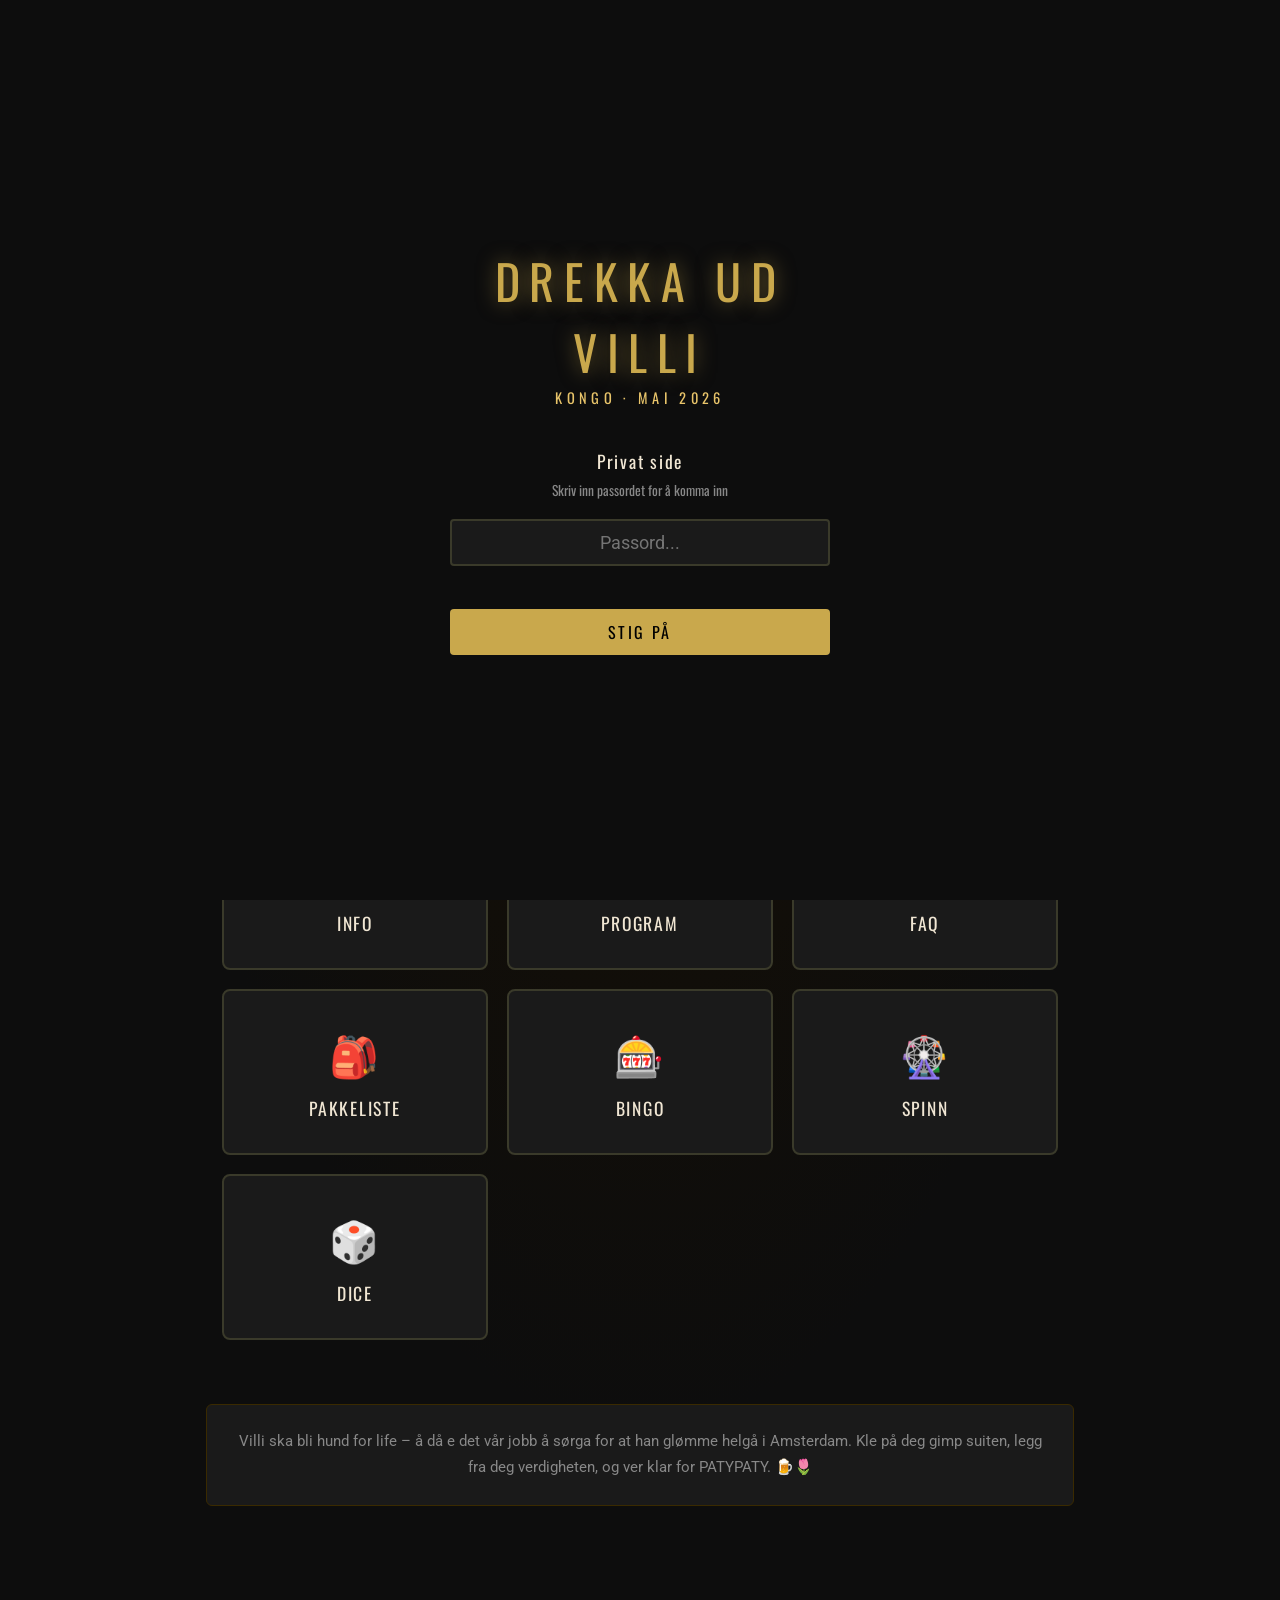
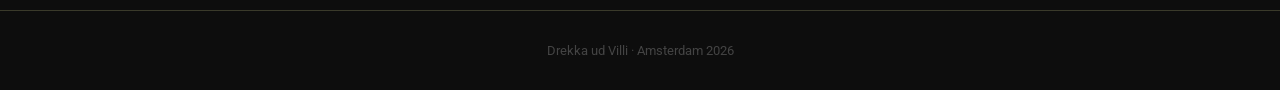
<file: index.html>
<!DOCTYPE html>
<html lang="no">
<head>
  <meta charset="UTF-8" />
  <meta name="viewport" content="width=device-width, initial-scale=1.0" />
  <title>Drekka ud Villi</title>
  <link rel="stylesheet" href="style.css" />
</head>
<body>

<header class="site-header">
  <a href="index.html" class="logo-title">Drekka ud Villi</a>
  <div class="logo-subtitle">Amsterdam &nbsp;·&nbsp; April 2026</div>
</header>

<nav>
  <a href="info.html">Info</a>
  <a href="timeline.html">Program</a>
  <a href="pakkeliste.html">Pakkeliste</a>
  <a href="faq.html">FAQ</a>
  <a href="wheel.html">Spinn</a>
  <a href="dice.html">Dice</a>
  <a href="bingo.html">Bingo</a>
</nav>

<!-- Countdown pinned just below nav, outside main padding -->
<div class="countdown-wrap" id="countdownWrap" style="padding:0.8rem 1rem 0;">
  <div class="countdown-label">Oppmøte om</div>
  <div class="countdown-blocks">
    <div class="cd-block"><span id="cdDays">--</span><small>dager</small></div>
    <div class="cd-sep">:</div>
    <div class="cd-block"><span id="cdHours">--</span><small>timer</small></div>
    <div class="cd-sep">:</div>
    <div class="cd-block"><span id="cdMins">--</span><small>min</small></div>
    <div class="cd-sep">:</div>
    <div class="cd-block"><span id="cdSecs">--</span><small>sek</small></div>
  </div>
</div>

<main>
  <div class="hero" style="padding-top:0rem;">
    <div class="subtitle" style="font-size:clamp(1.4rem,4.5vw,2.2rem); margin-bottom:2.5rem;">AAAMMMSTEEER!!</div>

    <!-- Kunngjøringer -->
    <div class="card" style="margin: 0 auto 1.2rem; max-width: 480px; border-color: var(--border); text-align: center;">
      <div style="position:relative; margin-bottom:0.5rem;">
        <h3 style="font-family:'Oswald',sans-serif; font-size:0.75rem; letter-spacing:0.2em; text-transform:uppercase; color:var(--dark-gold); margin:0;">Kunngjøringer</h3>
        <span style="position:absolute; right:0; top:0; font-family:'Oswald',sans-serif; font-size:0.75rem; color:#555;" id="announcementCounter"></span>
      </div>
      <div id="announcementText" style="font-size:0.95rem; color:var(--text-light); line-height:1.6; min-height:2.5em; transition:opacity 0.2s;"></div>
      <div style="display:flex; justify-content:space-between; margin-top:0.75rem;">
        <button onclick="prevAnnouncement()" id="annPrev" style="background:transparent; border:1px solid var(--border); border-radius:4px; color:#666; font-family:'Oswald',sans-serif; font-size:0.85rem; letter-spacing:0.1em; padding:0.25rem 0.75rem; cursor:pointer; transition:all 0.2s;" onmouseover="if(!this.disabled)this.style.borderColor='var(--gold)';this.style.color='var(--gold)';" onmouseout="this.style.borderColor='var(--border)';this.style.color='#666';">← Eldre</button>
        <button onclick="nextAnnouncement()" id="annNext" style="background:transparent; border:1px solid var(--border); border-radius:4px; color:#666; font-family:'Oswald',sans-serif; font-size:0.85rem; letter-spacing:0.1em; padding:0.25rem 0.75rem; cursor:pointer; transition:all 0.2s;" onmouseover="if(!this.disabled)this.style.borderColor='var(--gold)';this.style.color='var(--gold)';" onmouseout="this.style.borderColor='var(--border)';this.style.color='#666';">Nye →</button>
      </div>
    </div>

    <!-- Motivasjons generator -->
    <div class="card" style="margin: 1.5rem auto; max-width: 480px; text-align: center; cursor: pointer; border-color: var(--border);" onclick="newCompliment()" title="Klikk for ny motivasjon">
      <h3 style="font-family:'Oswald',sans-serif; font-size:0.75rem; letter-spacing:0.2em; text-transform:uppercase; color:var(--dark-gold); margin-bottom:0.6rem;">Motivasjons generator</h3>
      <div id="complimentText" style="
        font-family: 'Oswald', sans-serif;
        font-size: 1.1rem;
        letter-spacing: 0.08em;
        color: var(--accent);
        min-height: 1.6em;
        transition: opacity 0.3s;
      "></div>
    </div>

    <!-- Info row -->
    <div class="nav-buttons">
      <a href="info.html" class="nav-btn">
        <span class="btn-icon">📋</span>
        Info
      </a>
      <a href="timeline.html" class="nav-btn">
        <span class="btn-icon">🗓️</span>
        Program
      </a>
      <a href="faq.html" class="nav-btn">
        <span class="btn-icon">❓</span>
        FAQ
      </a>
      <a href="pakkeliste.html" class="nav-btn">
        <span class="btn-icon">🎒</span>
        Pakkeliste
      </a>
      <a href="bingo.html" class="nav-btn">
        <span class="btn-icon">🎰</span>
        Bingo
      </a>
      <a href="wheel.html" class="nav-btn">
        <span class="btn-icon">🎡</span>
        Spinn
      </a>
      <a href="dice.html" class="nav-btn">
        <span class="btn-icon">🎲</span>
        Dice
      </a>
    </div>
  </div>

  <div class="card" style="margin-top:2rem; text-align:center; border-color:#3a2a00;">
    <p style="color:#888; font-size:0.95rem; line-height:1.7;">
      Villi ska bli hund for life – å då e det vår jobb å sørga for at han glømme
      helgå i Amsterdam. Kle på deg gimp suiten, legg fra deg verdigheten, og ver
      klar for PATYPATY. 🍺🌷
    </p>
  </div>
</main>

<footer>Drekka ud Villi · Amsterdam 2026</footer>

<script>
// ---- Kunngjøringer ----
// Legg til nye meldingar NEDST i lista. Øk VISIBLE_ANNOUNCEMENTS for å vise dei.
// Siste melding i lista visast alltid først.
const VISIBLE_ANNOUNCEMENTS = 3; // <-- øk dette talet for å vise fleire meldingar

// { text, ts } — ts format: 'tt:mm, dd.mm.yy'
const ALL_ANNOUNCEMENTS = [
  { text: 'Etti lokte majones', ts: '19:54, 08.03.2026' },
  { text: 'Alle må senda minst ein challenge for villi te ein av forloverene på DM!', ts: '20:14, 08.03.2026' },
  // { text: 'Vippsa meg penger for shoutout, 1925 NOK te 41223752', ts: '22:12, 17.04.2026' }, // 3 – fyll inn tekst + ts, øk VISIBLE_ANNOUNCEMENTS til 3
  { text: 'Oppmøte Karistø 26, klokkå 07.25! Husk Pass/Nasjonalt ID kort!', ts: '19:56, 23.04.2026' }, // 4 – fyll inn tekst + ts, øk VISIBLE_ANNOUNCEMENTS til 4
  { text: '', ts: '' }, // 5
  { text: '', ts: '' }, // 6
  { text: '', ts: '' }, // 7
  { text: '', ts: '' }, // 8
  { text: '', ts: '' }, // 9
  { text: '', ts: '' }, // 10
  { text: '', ts: '' }, // 11
  { text: '', ts: '' }, // 12
];

const VISIBLE = ALL_ANNOUNCEMENTS.slice(0, VISIBLE_ANNOUNCEMENTS).reverse(); // newest first
let annIdx = 0;

function renderAnnouncement() {
  const el = document.getElementById('announcementText');
  el.style.opacity = '0';
  setTimeout(() => {
    const { text, ts } = VISIBLE[annIdx];
    el.innerHTML = `<span>${text}</span>${ts ? `<div style="text-align:right; font-size:0.75rem; color:#555; font-family:'Oswald',sans-serif; letter-spacing:0.05em; margin-top:0.5rem;">${ts}</div>` : ''}`;
    el.style.opacity = '1';
  }, 150);
  document.getElementById('announcementCounter').textContent =
    VISIBLE.length > 1 ? `${annIdx + 1} / ${VISIBLE.length}` : '';
  document.getElementById('annPrev').disabled = annIdx >= VISIBLE.length - 1;
  document.getElementById('annNext').disabled = annIdx <= 0;
  document.getElementById('annPrev').style.opacity = annIdx >= VISIBLE.length - 1 ? '0.3' : '1';
  document.getElementById('annNext').style.opacity = annIdx <= 0 ? '0.3' : '1';
}

function prevAnnouncement() { if (annIdx < VISIBLE.length - 1) { annIdx++; renderAnnouncement(); } }
function nextAnnouncement() { if (annIdx > 0) { annIdx--; renderAnnouncement(); } }

renderAnnouncement();
</script>

<script>
// ---- Compliment generator ----
const COMPLIMENTS = [
  // komplimenter
  'Du e definisjonen på peak male species.',                // 1
  'Du e ein av de kulaste eg kjenne.',                    // 2
  'Du e genuint løyen – ikkje bare litt.',                // 3
  'Folk ser opp te deg, og det e forståelig.',            // 4
  'Du e tøffåre enn toget.',                              // 5
  'Det e ingen andre eg heller vil ha drokke pils med.',  // 6
  'mmm you so big daddy.',                                // 7
  'Tenk å ver så mandige som deg.',                       // 8
  'Folk drømme om å ver deg.',                            // 9
  'Du burde vert model.',                                 // 10
  'Six-Seven.',                                           // 11
  'Du e faktisk ein legende.',                            // 12
  'Du har main character energi bro.',                    // 13
  'Ro deg ner, folk blir misunnelige.',                   // 14
  'Hadde eg hatt din selvtillit hadde eg styrt landet.',  // 15
  'Du konne solgt sand i Sahara.',                        // 16
  'Du e topp 1% menneske.',                               // 17
  'Du går rundt som du har soundtrack i bakgrunnen.',     // 18
  'Du konne fått applaus for å gå inn i et rom.',         // 19
  'Kjøpa auraen din eller?',                             // 20
  'SIGMA BOY.',                                           // 21
  'Du konne overbevist ein fisk om å drukna.',            // 22
  'Du e så mandige at skjegg vokse av respekt.',           // 23

  // Roast
  'Du e faktisk imponerande... på heilt feil måte.',                // 1
  'Du e bevis på at selvtillit ikkje kreve kompetanse.',            // 2
  'Du ser ud som ein som klappe når flyet landet.',                 // 3
  'Du e grunnen te bruksanvisninger finnes.',                         // 4
  'HAHAHA konne lagt te et cruiship i de vikene der!',              // 5
  'Du e ein karakter ass, men ikkje hovedkarakter.',                // 6
  'Du e akkurat dum nok te å tro du e smart.',                      // 7
  'Du e ein mann av mange talenter, ingen av de nyttige.',          // 8
  'Du e ein sterk kandidat te Darwin Awards.',                      // 9
  'Du e typen som lese kommentarfeltet og blir klokere.',           // 10
  'Du ekje heilt dum, bare veldig konsekvent.',                     // 11
  'Du e ein sånn fyr som trykke på knapper for å se ka som skjer.', // 12
  'Du e som ein idé itte 8 pils.',                                  // 13
  'Du e ein slags prototype av menneske.',                          // 14
  'Du e typen som finne nye måter å ta feil på.',                   // 15
  'Du e typen som snuble i flatt terreng.',                         // 16
  'Du e ein spesialutgave ingen bestilte.',                         // 17

  // Drikke
  'CHUGG DE REGA!!!!!',                                  // 1
  'Satan du e tabar, hold kjeft å drikk nå.',              // 2
  'Kem du tror du e, ta deg ein runde.',                  // 3
  'Dette lukte som ein pils situasjon.',                  // 4
  'Drikk nå, tenk seinere.',                              // 5

  // Random
  'Ein krabbe har tatt et valg.',                         // 1

];

const HISTORY_SIZE = 35;
const recentIdxs = [];
let firstRun = true;

function newCompliment() {
  const el = document.getElementById('complimentText');
  let idx;

  if (firstRun) {
    idx = 0;
    firstRun = false;
  } else {
    const available = COMPLIMENTS.map((_, i) => i).filter(i => !recentIdxs.includes(i));
    idx = available[Math.floor(Math.random() * available.length)];
  }

  recentIdxs.push(idx);
  if (recentIdxs.length > HISTORY_SIZE) recentIdxs.shift();

  el.style.opacity = '0';
  setTimeout(() => {
    el.textContent = COMPLIMENTS[idx];
    el.style.opacity = '1';
  }, 200);
}

newCompliment();
</script>

<script>
(function() {
  const TARGET = new Date('2026-04-24T07:25:00');

  function update() {
    const now  = new Date();
    const diff = TARGET - now;

    if (diff <= 0) {
      sessionStorage.setItem('tripStarted', 'true');
      document.getElementById('countdownWrap').innerHTML =
        '<div class="countdown-label" style="font-size:2rem; font-family:\'Oswald\',sans-serif; letter-spacing:0.1em; color:var(--gold); animation:pulse 1s infinite alternate;">it is OOOONNNNNN!</div>';
      return;
    }

    const days  = Math.floor(diff / 86400000);
    const hours = Math.floor((diff % 86400000) / 3600000);
    const mins  = Math.floor((diff % 3600000)  / 60000);
    const secs  = Math.floor((diff % 60000)    / 1000);

    document.getElementById('cdDays').textContent  = String(days).padStart(2,'0');
    document.getElementById('cdHours').textContent = String(hours).padStart(2,'0');
    document.getElementById('cdMins').textContent  = String(mins).padStart(2,'0');
    document.getElementById('cdSecs').textContent  = String(secs).padStart(2,'0');

    setTimeout(update, 1000);
  }

  update();
})();
</script>

<script src="auth.js"></script>
<script>requireGlobalAuth();</script>
</body>
</html>
</file>
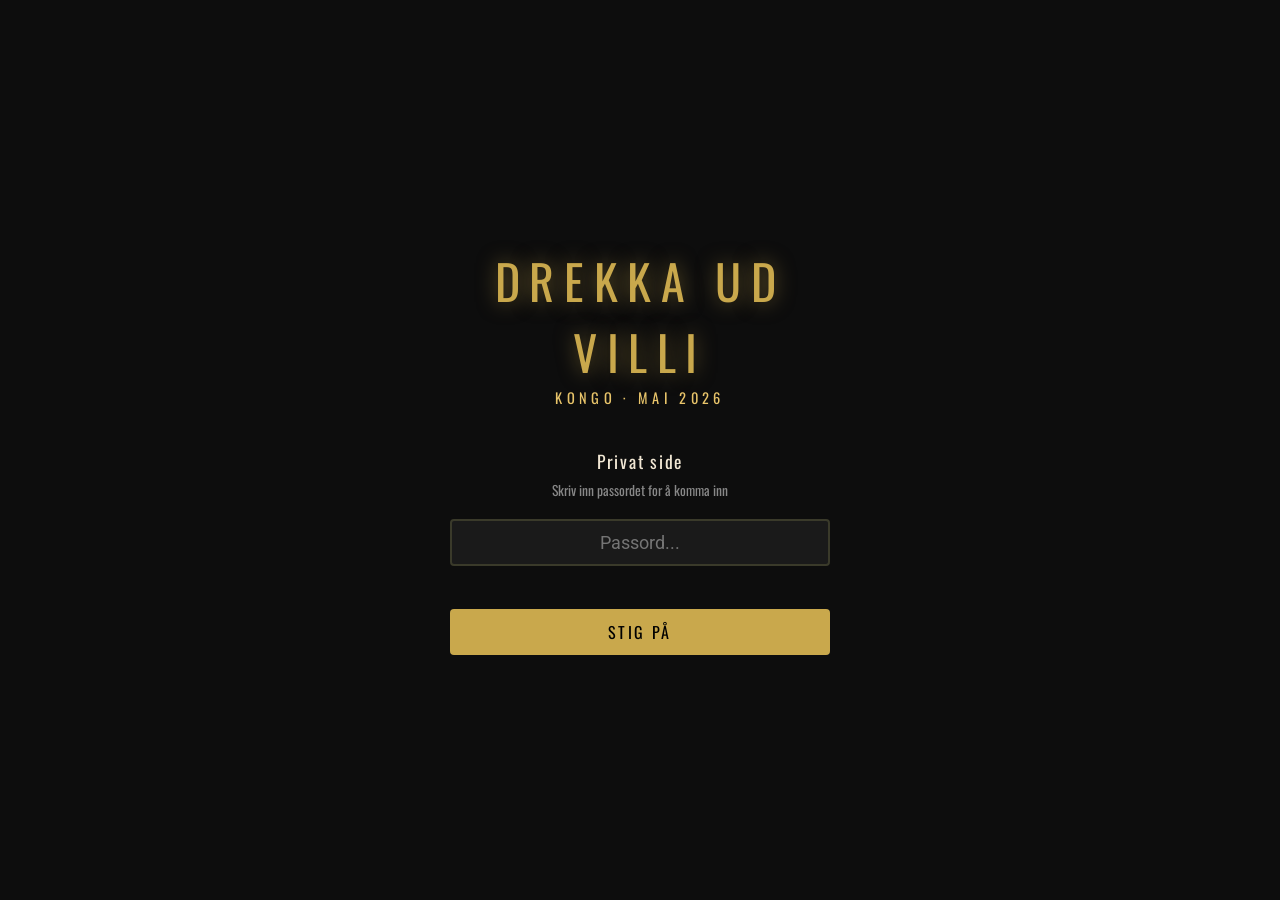
<file: bingo.html>
<!DOCTYPE html>
<html lang="no">
<head>
  <meta charset="UTF-8" />
  <meta name="viewport" content="width=device-width, initial-scale=1.0" />
  <title>Bingo – Drekka ud Villi</title>
  <link rel="stylesheet" href="style.css" />
</head>
<body>

<header class="site-header">
  <a href="index.html" class="logo-title">Drekka ud Villi</a>
  <div class="logo-subtitle">Amsterdam &nbsp;·&nbsp; April 2026</div>
</header>

<nav>
  <a href="info.html">Info</a>
  <a href="timeline.html">Program</a>
  <a href="pakkeliste.html">Pakkeliste</a>
  <a href="faq.html">FAQ</a>
  <a href="wheel.html">Spinn</a>
  <a href="dice.html">Dice</a>
  <a href="bingo.html" class="active">Bingo</a>
</nav>

<main>
  <div class="bingo-container">

    <div class="card name-input-section">
      <h2>🎰 Ditt Bingokort</h2>

      <!-- Quick-pick chips -->
      <div class="participant-chips" id="chipContainer"></div>
      <p style="color:#777; font-size:0.85rem; font-style:italic; margin-top:0.75rem;">📸 Dokumenter på snap om mulig</p>
    </div>

    <!-- The card itself -->
    <div class="bingo-card-wrap" id="cardWrap">
      <div class="bingo-player-name" id="playerName"></div>

      <div class="bingo-grid" id="bingoGrid">
        <!-- Header row B I N G O -->
        <div class="bingo-header-cell">B</div>
        <div class="bingo-header-cell">I</div>
        <div class="bingo-header-cell">N</div>
        <div class="bingo-header-cell">G</div>
        <div class="bingo-header-cell">O</div>
        <!-- Cells filled by JS -->
      </div>

      <div class="bingo-win-msg" id="winMsg">🎉 BINGO MAFAKKA!! 🎉</div>
      <br>
      <button class="reset-btn" onclick="resetCard()">Nullstill kort</button>
    </div>

    <!-- Storage info -->
    <div style="margin-top:1.5rem; padding:0.85rem 1.1rem; background:#111;
                border:1px solid #2a2a1a; border-radius:5px; font-size:0.85rem;
                color:#777; line-height:1.6; text-align:left;">
      💾 <strong style="color:#999;">Framdriften din e lagra i nettleseren din</strong> –
      så lenge du bruke samme nettleser og same enhet holde kortet seg oppdatert.
      Bytte du te ein aen nettleser, telefon eller privat/inkognito-fane starte kortet på nytt.
    </div>

  </div>
</main>

<footer>Drekka ud Villi · Amsterdam 2026</footer>

<script>
// ============================================================
//  BINGO LOGIC
// ============================================================

const PARTICIPANTS = [
  "Etti","Villi","Mikael","Ole","Tommy","Are","Jone",
  "Bjelli","Kessa","Sylli","Heike","Mj","Håvi","Olav",
  "Matti","Iden","Sweed","Ekka"
];

// Each task has optional `exclude` — names who should NOT see this task on their card.
// null / missing = everyone can get it.
const ALL_TASKS = [
  { text: "Alle må venta på at Matti ska pissa",                 exclude: ["Matti"] },                  // 1
  { text: "Bjelli e sjåfør/kaptein av et fremkomstmiddel",       exclude: ["Bjelli"] },                 // 2
  { text: "Villi får seg tattoo",                                exclude: ["Villi"] },                  // 3
  { text: "Tommy stikke på solo mission",                        exclude: ["Tommy"] },                  // 4
  { text: "Are prøve å kyssa deg",                               exclude: ["Are"] },                    // 5
  { text: "Tommy får ein på tryne",                              exclude: ["Tommy"] },                  // 6
  { text: "Olav drikke vann/brus istedenfor øl",                 exclude: ["Olav"] },                   // 7
  { text: "Heike kline med ei jente",                            exclude: ["Heike"] },                  // 8
  { text: "Kessa drikke vekk hangen på søndag",                  exclude: ["Kessa"] },                  // 9
  { text: "Bjelli kjøpe GT te deg uopfordra",                    exclude: ["Bjelli"] },                 // 10
  { text: "Kessa kjøpe shot te deg uopfordra",                   exclude: ["Kessa"] },                  // 11
  { text: "Jone spise dansk rugbrød te frokost",                 exclude: ["Jone"] },                   // 12
  { text: "Håvi får kjeft av randoms",                           exclude: ["Håvi"] },                   // 13
  { text: "Bjelli og Villi ser på store pupper",                 exclude: ["Bjelli","Villi"] },         // 14
  { text: "Ekka tar med seg nogen i ekkakammeret",               exclude: ["Ekka"] },                   // 15
  { text: "Etti foreslår å dra på strippas",                     exclude: ["Etti"] },                   // 16
  { text: "Ein Herland spyr",                                    exclude: ["Heike","Villi","Sylli"] },  // 17
  { text: "Ole tror han har fått seg nye venner",                exclude: ["Ole"] },                    // 18
  { text: "Mikael slår seg løs på dansegolvet",                  exclude: ["Mikael"] },                 // 19
  { text: "Iden sove ein aen plass enn sengå si",                exclude: ["Iden"] },                   // 20
  { text: "Sylli stjele tebake jeanså sine",                     exclude: ["Sylli"] },                  // 21
  { text: "Sweed ler på den kjekke måten",                       exclude: ["Sweed"] },                  // 22
  { text: "Mj prøve å fasilitera seriøs prat om livet ditt",     exclude: ["Mj"] },                     // 23
  { text: "Du bade",                                             exclude: [] },                         // 24
  { text: "Ekka begynne å blø neseblod",                         exclude: ["Ekka"] },                   // 25
  { text: "Du buste Sylli i å gama Clash of Clans",              exclude: ["Sylli"] },                  // 26
  { text: "Etti føne håret",                                     exclude: ["Etti"] },                   // 27
  { text: "Tommy bruke feil navn på Mikael",                     exclude: ["Tommy","Mikael"] },         // 28
  { text: "Matti vise deg pikken",                               exclude: ["Matti"] },                  // 29
  { text: "Jone/Iden stikke hjem og legge seg før 22:00",        exclude: ["Jone","Iden"] },            // 30
  { text: "Mj miste jakken sin",                                 exclude: ["Mj"] },                     // 31
  { text: "Ole hoste eller drar på narsj med randoms",           exclude: ["Ole"] },                    // 32
  { text: "Olav blir flaue og gjømme seg",                       exclude: ["Olav"] },                   // 33
  { text: "Are klage på vinen",                                  exclude: ["Are"] },                    // 34
  { text: "Ole spør om å få styra musikken",                     exclude: ["Ole"] },                    // 35
  { text: "Håvi tar nazi hilsen te randoms",                     exclude: ["Håvi"] },                   // 36
];       

const CENTER_TASK = "Du spande ein drink på ein av forloverene";

// ---- Seeded PRNG (mulberry32) ----
function mulberry32(seed) {
  return function() {
    seed |= 0; seed = seed + 0x6D2B79F5 | 0;
    let t = Math.imul(seed ^ seed >>> 15, 1 | seed);
    t = t + Math.imul(t ^ t >>> 7, 61 | t) ^ t;
    return ((t ^ t >>> 14) >>> 0) / 4294967296;
  };
}

// Simple string → integer hash
function hashName(name) {
  let h = 2166136261;
  for (let i = 0; i < name.length; i++) {
    h ^= name.charCodeAt(i);
    h = Math.imul(h, 16777619);
  }
  return h >>> 0;
}

// Seeded Fisher-Yates shuffle (in place)
function shuffle(arr, rng) {
  for (let i = arr.length - 1; i > 0; i--) {
    const j = Math.floor(rng() * (i + 1));
    [arr[i], arr[j]] = [arr[j], arr[i]];
  }
  return arr;
}

// Generate a 5×5 card — 24 unique tasks + fixed center
function generateBingoCard(name) {
  const normalised = name.trim().toLowerCase();
  const seed = hashName(normalised);
  const rng  = mulberry32(seed);

  // Capitalise first letter for comparison against exclude lists
  const capName = name.trim().charAt(0).toUpperCase() + name.trim().slice(1);

  // Filter out tasks that mention this player
  const pool = ALL_TASKS.filter(t =>
    !t.exclude.some(e => e.toLowerCase() === normalised)
  );

  shuffle(pool, rng);

  const picked = pool.slice(0, 24).map(t => t.text);

  // Insert center task at position 12
  const cells = [];
  let pi = 0;
  for (let i = 0; i < 25; i++) {
    if (i === 12) {
      cells.push(CENTER_TASK);
    } else {
      cells.push(picked[pi++]);
    }
  }
  return cells;
}

// ---- State ----
let currentName = '';
let markedCells = new Set();

// ---- Build chips ----
const chipContainer = document.getElementById('chipContainer');
PARTICIPANTS.forEach(name => {
  const chip = document.createElement('button');
  chip.className = 'chip';
  chip.textContent = name === 'Villi' ? '👑 ' + name : name;
  chip.onclick = () => generateCard(name);
  chipContainer.appendChild(chip);
});

// ---- Generate / render ----
function generateCard(raw) {
  if (!raw) return;

  currentName = raw;
  markedCells = loadMarked(raw);

  const cells = generateBingoCard(raw);
  renderGrid(cells);

  document.getElementById('playerName').textContent = raw.toUpperCase();
  document.getElementById('cardWrap').classList.add('visible');
  document.getElementById('winMsg').style.display = 'none';
  checkWin();
}

function renderGrid(cells) {
  const grid = document.getElementById('bingoGrid');

  // Remove old cells (keep header row = first 5 children)
  while (grid.children.length > 5) grid.removeChild(grid.lastChild);

  cells.forEach((val, idx) => {
    const cell = document.createElement('div');
    cell.className = 'bingo-cell';

    if (idx === 12) {
      // Center task — pre-marked gold
      cell.classList.add('free');
      if (markedCells.has(idx)) cell.classList.add('marked');
      cell.textContent = val;
      cell.onclick = () => toggleCell(cell, idx);
    } else {
      cell.textContent = val;
      if (markedCells.has(idx)) cell.classList.add('marked');
      cell.onclick = () => toggleCell(cell, idx);
    }

    grid.appendChild(cell);
  });
}

function toggleCell(cell, idx) {
  if (markedCells.has(idx)) {
    markedCells.delete(idx);
    cell.classList.remove('marked');
  } else {
    markedCells.add(idx);
    cell.classList.add('marked');
  }
  saveMarked(currentName, markedCells);
  checkWin();
  checkEasterEgg();
}

// ---- Easter egg: special tile patterns ----
const EGG_PATTERNS = [
  new Set([0,2,3,4,5,7,10,11,12,13,14,17,19,20,21,22,24]),
  new Set([0,1,2,4,7,9,10,11,12,13,14,15,17,20,22,23,24]),
];

function setsEqual(a, b) {
  if (a.size !== b.size) return false;
  for (const v of a) if (!b.has(v)) return false;
  return true;
}

function checkEasterEgg() {
  const matched = EGG_PATTERNS.some(pattern => setsEqual(markedCells, pattern));
  if (!matched) return;

  const popup = document.createElement('div');
  popup.style.cssText = `
    position:fixed; inset:0; z-index:9999;
    background:rgba(0,0,0,0.9);
    display:flex; align-items:center; justify-content:center;
    cursor:pointer;
  `;
  popup.innerHTML = `<img src="images/mattikompis.jpg" style="max-width:90vw; max-height:85vh; object-fit:contain; border-radius:10px; border:3px solid #c9a84c; box-shadow:0 0 60px rgba(201,168,76,0.5);" />`;
  popup.onclick = () => popup.remove();
  document.body.appendChild(popup);
}

// ---- Win detection ----
function checkWin() {
  const marked = new Set(markedCells);

  const lines = [
    // Rows
    [0,1,2,3,4],[5,6,7,8,9],[10,11,12,13,14],[15,16,17,18,19],[20,21,22,23,24],
    // Cols
    [0,5,10,15,20],[1,6,11,16,21],[2,7,12,17,22],[3,8,13,18,23],[4,9,14,19,24],
    // Diagonals
    [0,6,12,18,24],[4,8,12,16,20]
  ];

  const won = lines.some(line => line.every(i => marked.has(i)));
  document.getElementById('winMsg').style.display = won ? 'block' : 'none';
}

// ---- Persistence (localStorage, keyed by name) ----
function storageKey(name) {
  return 'bingo_' + name.trim().toLowerCase();
}

function saveMarked(name, set) {
  localStorage.setItem(storageKey(name), JSON.stringify([...set]));
}

function loadMarked(name) {
  const raw = localStorage.getItem(storageKey(name));
  return raw ? new Set(JSON.parse(raw)) : new Set();
}

function resetCard() {
  markedCells = new Set();
  saveMarked(currentName, markedCells);
  generateCard(currentName);
}

</script>

<script src="auth.js"></script>
<script>
  // Run global auth first, then bingo auth sequentially
  (async () => {
    await requireGlobalAuth();
    // Small delay to let global overlay close cleanly before showing bingo overlay
    setTimeout(requireBingoAuth, 50);
  })();
</script>

</body>
</html>
</file>
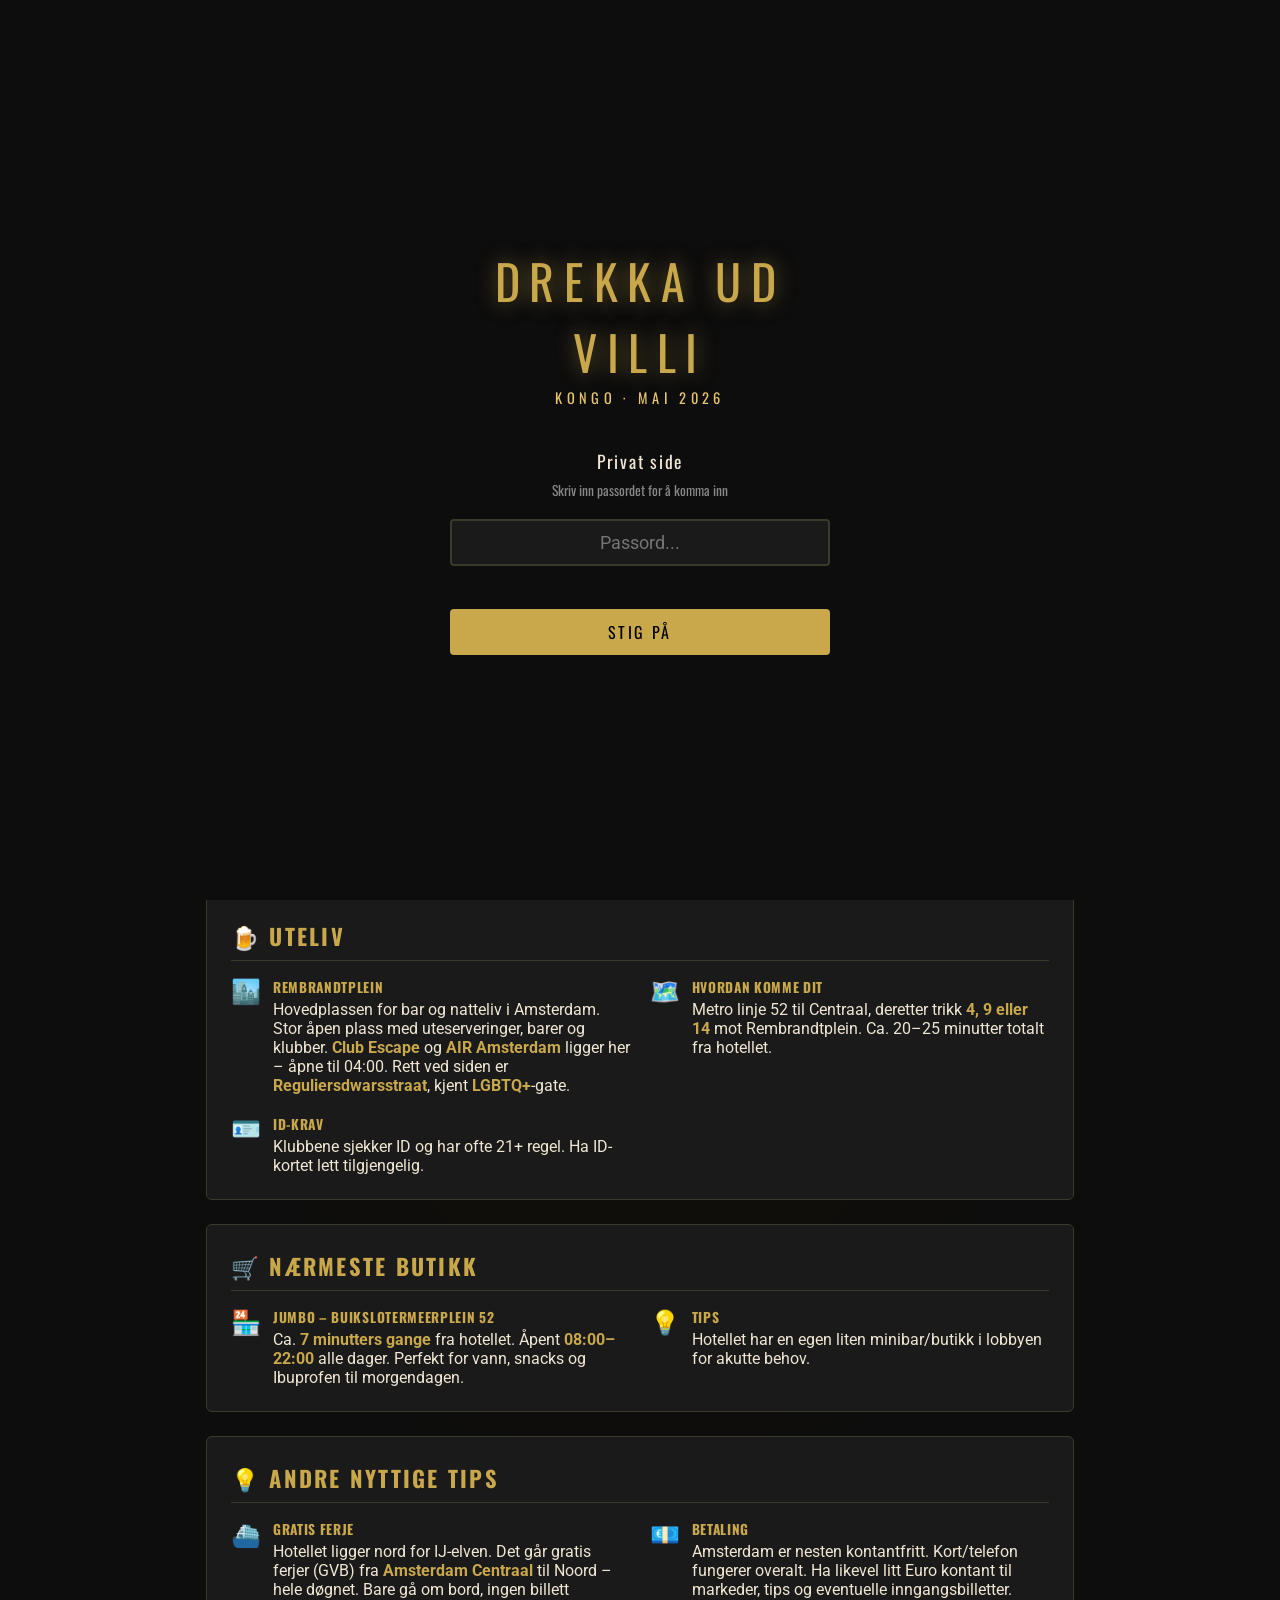
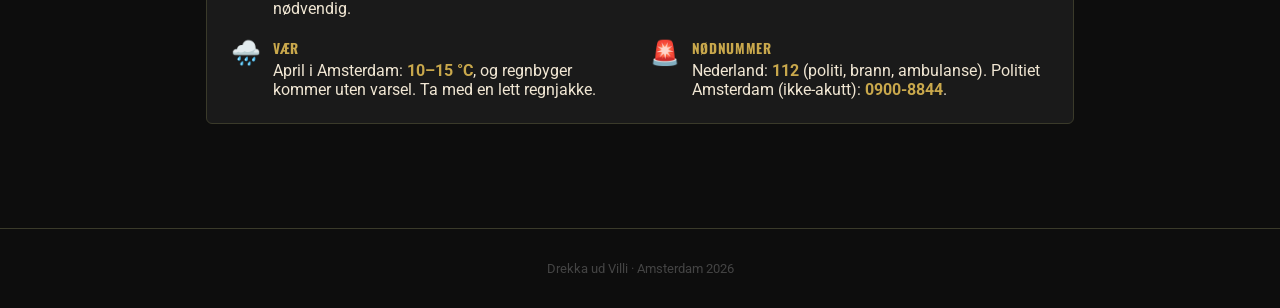
<file: faq.html>
<!DOCTYPE html>
<html lang="no">
<head>
  <meta charset="UTF-8" />
  <meta name="viewport" content="width=device-width, initial-scale=1.0" />
  <title>FAQ – Drekka ud Villi</title>
  <link rel="stylesheet" href="style.css" />
</head>
<body>

<header class="site-header">
  <a href="index.html" class="logo-title">Drekka ud Villi</a>
  <div class="logo-subtitle">Amsterdam &nbsp;·&nbsp; April 2026</div>
</header>

<nav>
  <a href="info.html">Info</a>
  <a href="timeline.html">Program</a>
  <a href="pakkeliste.html">Pakkeliste</a>
  <a href="faq.html" class="active">FAQ</a>
  <a href="wheel.html">Spinn</a>
  <a href="dice.html">Dice</a>
  <a href="bingo.html">Bingo</a>
</nav>

<main>

  <!-- Metro / transport -->
  <div class="card">
    <h2>🚇 Kollektivtransport</h2>
    <div class="info-grid">

      <div class="info-item">
        <span class="icon">📍</span>
        <div>
          <strong>Nærmeste metrostasjon</strong>
          <p style="margin:0.2rem 0 0;"><span style="color:var(--gold); font-weight:bold;">Amsterdam Noord</span> – ca. 1–2 minutters gange fra hotellet.</p>
        </div>
      </div>

      <div class="info-item">
        <span class="icon">🚇</span>
        <div>
          <strong>Linje til sentrum</strong>
          <p style="margin:0.2rem 0 0;">Metro <span style="color:var(--gold); font-weight:bold;">linje 52</span> (Noord/Zuidlijn) går direkte fra Amsterdam Noord til Amsterdam Centraal. Reisetid ca. <span style="color:var(--gold); font-weight:bold;">4–5 minutter</span>, 2 stopp. Går hvert 5.–7. minutt. <strong>Siste avgang fra Centraal er ca. <span style="color:var(--gold);">00:52</span></strong> – etter det må man ta taxi eller nattbuss.</p>
        </div>
      </div>

      <div class="info-item">
        <span class="icon">🎫</span>
        <div>
          <strong>Billetter – OVpay</strong>
          <p style="margin:0.2rem 0 0;">Du trenger <em>ikke</em> kjøpe eget reisekort. Bare trykk inn og ut med <span style="color:var(--gold); font-weight:bold;">bankkort, kredittkort eller telefon/klokke</span> (contactless) på alle trikk, buss og metro. Automatisk avregning.</p>
        </div>
      </div>

      <div class="info-item">
        <span class="icon">📱</span>
        <div>
          <strong>GVB-appen «Gappie»</strong>
          <p style="margin:0.2rem 0 0;">Vil du ha alt i én app: ruteplanlegging, dagspass (1–7 dager) og live kart. Søk etter <span style="color:var(--gold); font-weight:bold;">«Gappie»</span> i App Store eller Google Play.<br><small style="color:#666;">NB: dagsbilletter i appen gjelder kun GVB (ikke tog).</small></p>
        </div>
      </div>

    </div>
  </div>

  <!-- Sykkel -->
  <div class="card">
    <h2>🚲 Sykkelleie</h2>
    <div class="info-grid">

      <div class="info-item">
        <span class="icon">🫏</span>
        <div>
          <strong>Donkey Republic</strong>
          <p style="margin:0.2rem 0 0;">Finn en ledig sykkel i nærheten, lås opp med telefonen, betal per time – ingen medlemskap nødvendig. Søk etter <span style="color:var(--gold); font-weight:bold;">«Donkey Republic»</span> i App Store eller Google Play.</p>
        </div>
      </div>

      <div class="info-item">
        <span class="icon">⚠️</span>
        <div>
          <strong>Sykkelregler</strong>
          <p style="margin:0.2rem 0 0;">Hold deg i sykkelfeltet (rødt asfalt). Syklister har forkjørsrett og <em>vil ikke bremse</em> for deg. Ikke sykkle i trikkesporene.</p>
        </div>
      </div>

    </div>
  </div>

  <!-- Uteliv -->
  <div class="card">
    <h2>🍺 Uteliv</h2>
    <div class="info-grid">

      <div class="info-item">
        <span class="icon">🏙️</span>
        <div>
          <strong>Rembrandtplein</strong>
          <p style="margin:0.2rem 0 0;">Hovedplassen for bar og natteliv i Amsterdam. Stor åpen plass med uteserveringer, barer og klubber. <span style="color:var(--gold); font-weight:bold;">Club Escape</span> og <span style="color:var(--gold); font-weight:bold;">AIR Amsterdam</span> ligger her – åpne til 04:00. Rett ved siden er <span style="color:var(--gold); font-weight:bold;" onclick="showLgbtq()">Reguliersdwarsstraat</span>, kjent <span style="color:var(--gold); font-weight:bold;" onclick="showLgbtq()">LGBTQ+</span>-gate.</p>
        </div>
      </div>

      <div class="info-item">
        <span class="icon">🗺️</span>
        <div>
          <strong>Hvordan komme dit</strong>
          <p style="margin:0.2rem 0 0;">Metro linje 52 til Centraal, deretter trikk <span style="color:var(--gold); font-weight:bold;">4, 9 eller 14</span> mot Rembrandtplein. Ca. 20–25 minutter totalt fra hotellet.</p>
        </div>
      </div>

      <div class="info-item">
        <span class="icon">🪪</span>
        <div>
          <strong>ID-krav</strong>
          <p style="margin:0.2rem 0 0;">Klubbene sjekker ID og har ofte 21+ regel. Ha ID-kortet lett tilgjengelig.</p>
        </div>
      </div>

    </div>
  </div>

  <!-- Butikk -->
  <div class="card">
    <h2>🛒 Nærmeste butikk</h2>
    <div class="info-grid">

      <div class="info-item">
        <span class="icon">🏪</span>
        <div>
          <strong>Jumbo – Buikslotermeerplein 52</strong>
          <p style="margin:0.2rem 0 0;">Ca. <span style="color:var(--gold); font-weight:bold;">7 minutters gange</span> fra hotellet. Åpent <span style="color:var(--gold); font-weight:bold;">08:00–22:00</span> alle dager. Perfekt for vann, snacks og Ibuprofen til morgendagen.</p>
        </div>
      </div>

      <div class="info-item">
        <span class="icon">💡</span>
        <div>
          <strong>Tips</strong>
          <p style="margin:0.2rem 0 0;">Hotellet har en egen liten minibar/butikk i lobbyen for akutte behov.</p>
        </div>
      </div>

    </div>
  </div>

  <!-- Diverse tips -->
  <div class="card">
    <h2>💡 Andre nyttige tips</h2>
    <div class="info-grid">

      <div class="info-item">
        <span class="icon">⛴️</span>
        <div>
          <strong>Gratis ferje</strong>
          <p style="margin:0.2rem 0 0;">Hotellet ligger nord for IJ-elven. Det går gratis ferjer (GVB) fra <span style="color:var(--gold); font-weight:bold;">Amsterdam Centraal</span> til Noord – hele døgnet. Bare gå om bord, ingen billett nødvendig.</p>
        </div>
      </div>

      <div class="info-item">
        <span class="icon">💶</span>
        <div>
          <strong>Betaling</strong>
          <p style="margin:0.2rem 0 0;">Amsterdam er nesten kontantfritt. Kort/telefon fungerer overalt. Ha likevel litt Euro kontant til markeder, tips og eventuelle inngangsbilletter.</p>
        </div>
      </div>

      <div class="info-item">
        <span class="icon">🌧️</span>
        <div>
          <strong>Vær</strong>
          <p style="margin:0.2rem 0 0;">April i Amsterdam: <span style="color:var(--gold); font-weight:bold;">10–15 °C</span>, og regnbyger kommer uten varsel. Ta med en lett regnjakke.</p>
        </div>
      </div>

      <div class="info-item">
        <span class="icon">🚨</span>
        <div>
          <strong>Nødnummer</strong>
          <p style="margin:0.2rem 0 0;">Nederland: <span style="color:var(--gold); font-weight:bold;">112</span> (politi, brann, ambulanse). Politiet Amsterdam (ikke-akutt): <span style="color:var(--gold); font-weight:bold;">0900-8844</span>.</p>
        </div>
      </div>

    </div>
  </div>

</main>

<footer>Drekka ud Villi · Amsterdam 2026</footer>

<script src="auth.js"></script>
<script>requireGlobalAuth();</script>

<script>
function showLgbtq() {
  const popup = document.createElement('div');
  popup.style.cssText = `
    position:fixed; inset:0; z-index:9999;
    background:rgba(0,0,0,0.9);
    display:flex; align-items:center; justify-content:center;
    cursor:pointer;
  `;
  popup.innerHTML = `<img src="images/LGBTQ+.jpg" style="max-width:90vw; max-height:85vh; object-fit:contain; border-radius:10px; border:3px solid #c9a84c; box-shadow:0 0 60px rgba(201,168,76,0.5);" />`;
  popup.onclick = () => popup.remove();
  document.body.appendChild(popup);
}
</script>
</body>
</html>
</file>
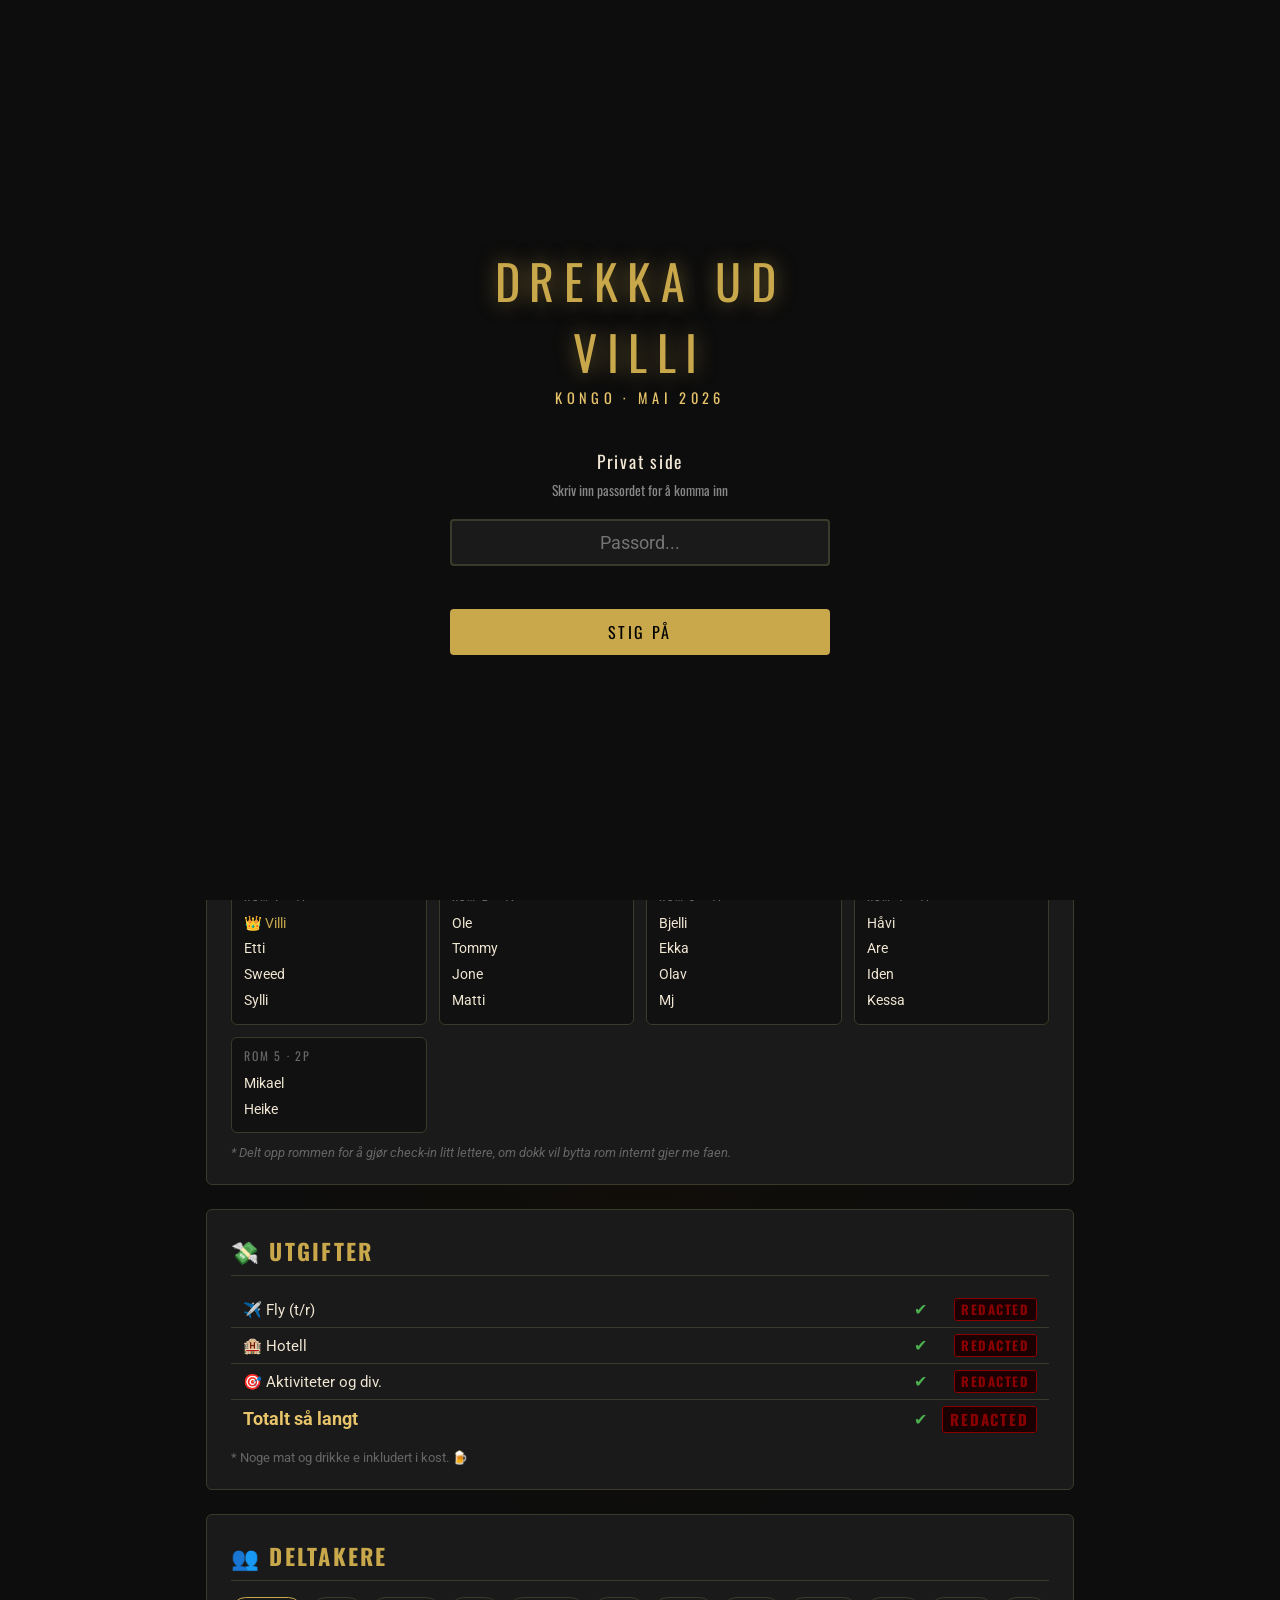
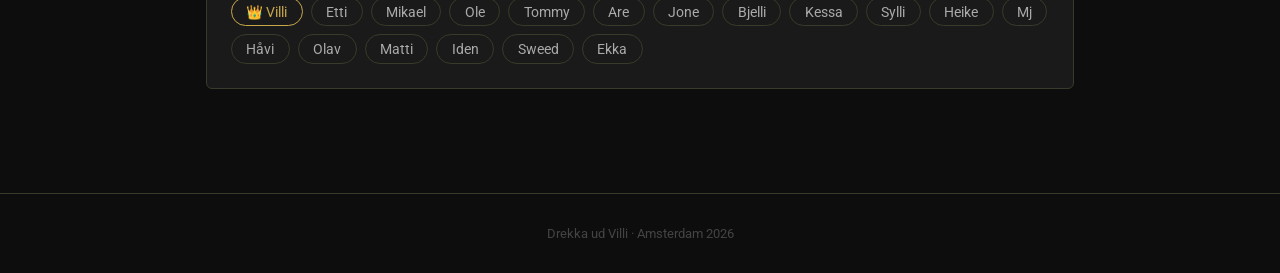
<file: info.html>
<!DOCTYPE html>
<html lang="no">
<head>
  <meta charset="UTF-8" />
  <meta name="viewport" content="width=device-width, initial-scale=1.0" />
  <title>Info – Drekka ud Villi</title>
  <link rel="stylesheet" href="style.css" />
</head>
<body>

<header class="site-header">
  <a href="index.html" class="logo-title">Drekka ud Villi</a>
  <div class="logo-subtitle">Amsterdam &nbsp;·&nbsp; April 2026</div>
</header>

<nav>
  <a href="info.html" class="active">Info</a>
  <a href="timeline.html">Program</a>
  <a href="pakkeliste.html">Pakkeliste</a>
  <a href="faq.html">FAQ</a>
  <a href="wheel.html">Spinn</a>
  <a href="dice.html">Dice</a>
  <a href="bingo.html">Bingo</a>
</nav>

<main>

  <div class="card">
    <h2>📅 Datoer</h2>
    <div class="info-grid">
      <div class="info-item">
        <span class="icon">✈️</span>
        <div>
          <strong>Avreise</strong>
          Fredag 24. april 2026
        </div>
      </div>
      <div class="info-item">
        <span class="icon">🏠</span>
        <div>
          <strong>Hjemreise</strong>
          Søndag 26. april 2026
        </div>
      </div>
    </div>
  </div>

  <div class="card">
    <h2>📍 Oppmøte & Transport</h2>
    <div class="info-grid">
      <div class="info-item">
        <span class="icon">🏡</span>
        <div>
          <strong>Oppmøtested</strong>
          Karistø 26 (07.25)
        </div>
      </div>
      <div class="info-item">
        <span class="icon">🚕</span>
        <div>
          <strong>Taxi te flyplass</strong>
          Avgang ca. 09:00
        </div>
      </div>
      <div class="info-item">
        <span class="icon">🛫</span>
        <div>
          <strong>Sola flyplass – oppmøte</strong>
          Seinast 09:30
        </div>
      </div>
      <div class="info-item">
        <span class="icon">🛬</span>
        <div>
          <strong>Fly</strong>
          Avgang 12:00 · Ankomst 13:35
        </div>
      </div>
    </div>
  </div>

  <div class="card">
    <h2>🏨 Overnatting</h2>
    <div class="info-item" style="margin-bottom:1.25rem;">
      <span class="icon">🛏️</span>
      <div>
        <strong>Hotell</strong>
        <a href="https://maps.app.goo.gl/Um1DPNY63fKgropL6" target="_blank" rel="noopener"
           style="color:var(--gold); text-decoration:none;">Mercure Amsterdam North Station ↗</a><br>
        <span style="color:#888; font-size:0.9rem;">Amsterdam, Nederland</span>
      </div>
    </div>

    <h3 style="font-family:'Oswald',sans-serif; font-size:0.85rem; letter-spacing:0.2em; text-transform:uppercase; color:var(--dark-gold); margin-bottom:0.75rem;">Romfordeling</h3>
    <div style="display:grid; grid-template-columns:repeat(auto-fill,minmax(160px,1fr)); gap:0.75rem;">

      <div style="background:#111; border:1px solid var(--border); border-radius:6px; padding:0.6rem 0.75rem;">
        <div style="font-family:'Oswald',sans-serif; font-size:0.75rem; letter-spacing:0.15em; color:#666; text-transform:uppercase; margin-bottom:0.4rem;">Rom 1 · 4p</div>
        <div style="font-size:0.9rem; line-height:1.8; color:var(--text-light);">
          <span style="color:var(--gold);">👑 Villi</span><br>Etti<br>Sweed<br>Sylli
        </div>
      </div>

      <div style="background:#111; border:1px solid var(--border); border-radius:6px; padding:0.6rem 0.75rem;">
        <div style="font-family:'Oswald',sans-serif; font-size:0.75rem; letter-spacing:0.15em; color:#666; text-transform:uppercase; margin-bottom:0.4rem;">Rom 2 · 4p</div>
        <div style="font-size:0.9rem; line-height:1.8; color:var(--text-light);">
          Ole<br>Tommy<br>Jone<br>Matti
        </div>
      </div>

      <div style="background:#111; border:1px solid var(--border); border-radius:6px; padding:0.6rem 0.75rem;">
        <div style="font-family:'Oswald',sans-serif; font-size:0.75rem; letter-spacing:0.15em; color:#666; text-transform:uppercase; margin-bottom:0.4rem;">Rom 3 · 4p</div>
        <div style="font-size:0.9rem; line-height:1.8; color:var(--text-light);">
          Bjelli<br>Ekka<br>Olav<br>Mj
        </div>
      </div>

      <div style="background:#111; border:1px solid var(--border); border-radius:6px; padding:0.6rem 0.75rem;">
        <div style="font-family:'Oswald',sans-serif; font-size:0.75rem; letter-spacing:0.15em; color:#666; text-transform:uppercase; margin-bottom:0.4rem;">Rom 4 · 4p</div>
        <div style="font-size:0.9rem; line-height:1.8; color:var(--text-light);">
          Håvi<br>Are<br>Iden<br>Kessa
        </div>
      </div>

      <div style="background:#111; border:1px solid var(--border); border-radius:6px; padding:0.6rem 0.75rem;">
        <div style="font-family:'Oswald',sans-serif; font-size:0.75rem; letter-spacing:0.15em; color:#666; text-transform:uppercase; margin-bottom:0.4rem;">Rom 5 · 2p</div>
        <div style="font-size:0.9rem; line-height:1.8; color:var(--text-light);">
          Mikael<br>Heike
        </div>
      </div>

    </div>
    <p style="color:#666; font-size:0.8rem; margin-top:0.75rem; font-style:italic;">
      * Delt opp rommen for å gjør check-in litt lettere, om dokk vil bytta rom internt gjer me faen.
    </p>
  </div>

  <div class="card">
    <h2>💸 Utgifter</h2>
    <table class="cost-table" style="width:100%;">
      <colgroup>
        <col style="width:100%;">
        <col style="width:1.4rem;">
        <col>
      </colgroup>
      <tr>
        <td>✈️ Fly (t/r)</td>
        <td style="text-align:center; color:#4caf50; font-size:1rem; padding-right:0.2rem; white-space:nowrap;">✔</td>
        <td class="cost-val">3 253 NOK</td>
      </tr>
      <tr>
        <td>🏨 Hotell</td>
        <td style="text-align:center; color:#4caf50; font-size:1rem; padding-right:0.2rem; white-space:nowrap;">✔</td>
        <td class="cost-val">2 996 NOK</td>
      </tr>
      <tr>
        <td>🎯 Aktiviteter og div.</td>
        <td style="text-align:center; color:#4caf50; font-size:1rem; padding-right:0.2rem; white-space:nowrap;">✔</td>
        <td class="cost-val">1 925 NOK</td>
      </tr>
      <tr>
        <td><strong>Totalt så langt</strong></td>
        <td style="text-align:center; color:#4caf50; font-size:1rem; padding-right:0.2rem; white-space:nowrap;">✔</td>
        <td class="cost-val"><strong>8 174 NOK</strong></td>
      </tr>
    </table>
    <p style="color:#666; font-size:0.8rem; margin-top:0.75rem;">
      * Noge mat og drikke e inkludert i kost. 🍺
    </p>
  </div>

  <div class="card">
    <h2>👥 Deltakere</h2>
    <div style="display:flex; flex-wrap:wrap; gap:0.5rem; margin-top:0.5rem;">
      <span class="chip" style="cursor:default; color:var(--gold); border-color:var(--gold);">👑 Villi</span>
      <span class="chip" style="cursor:default;">Etti</span>
      <span class="chip" style="cursor:default;">Mikael</span>
      <span class="chip" style="cursor:default;">Ole</span>
      <span class="chip" style="cursor:default;">Tommy</span>
      <span class="chip" style="cursor:default;">Are</span>
      <span class="chip" style="cursor:default;">Jone</span>
      <span class="chip" style="cursor:default;">Bjelli</span>
      <span class="chip" style="cursor:default;">Kessa</span>
      <span class="chip" style="cursor:default;">Sylli</span>
      <span class="chip" style="cursor:default;">Heike</span>
      <span class="chip" style="cursor:default;">Mj</span>
      <span class="chip" style="cursor:default;">Håvi</span>
      <span class="chip" style="cursor:default;">Olav</span>
      <span class="chip" style="cursor:default;">Matti</span>
      <span class="chip" style="cursor:default;">Iden</span>
      <span class="chip" style="cursor:default;">Sweed</span>
      <span class="chip" style="cursor:default;">Ekka</span>
    </div>
  </div>

</main>

<footer>Drekka ud Villi · Amsterdam 2026</footer>

<script>
if (new Date() >= new Date('2026-04-23T20:00:00')) {
  document.querySelectorAll('.cost-val').forEach(td => {
    td.innerHTML = '<span style="background:#1a0000; color:var(--deep-red); font-family:\'Oswald\',sans-serif; letter-spacing:0.12em; padding:0.1em 0.5em; border-radius:3px; border:1px solid var(--deep-red); font-size:0.85em;">REDACTED</span>';
  });
}
</script>

<script src="auth.js"></script>
<script>requireGlobalAuth();</script>
</body>
</html>
</file>
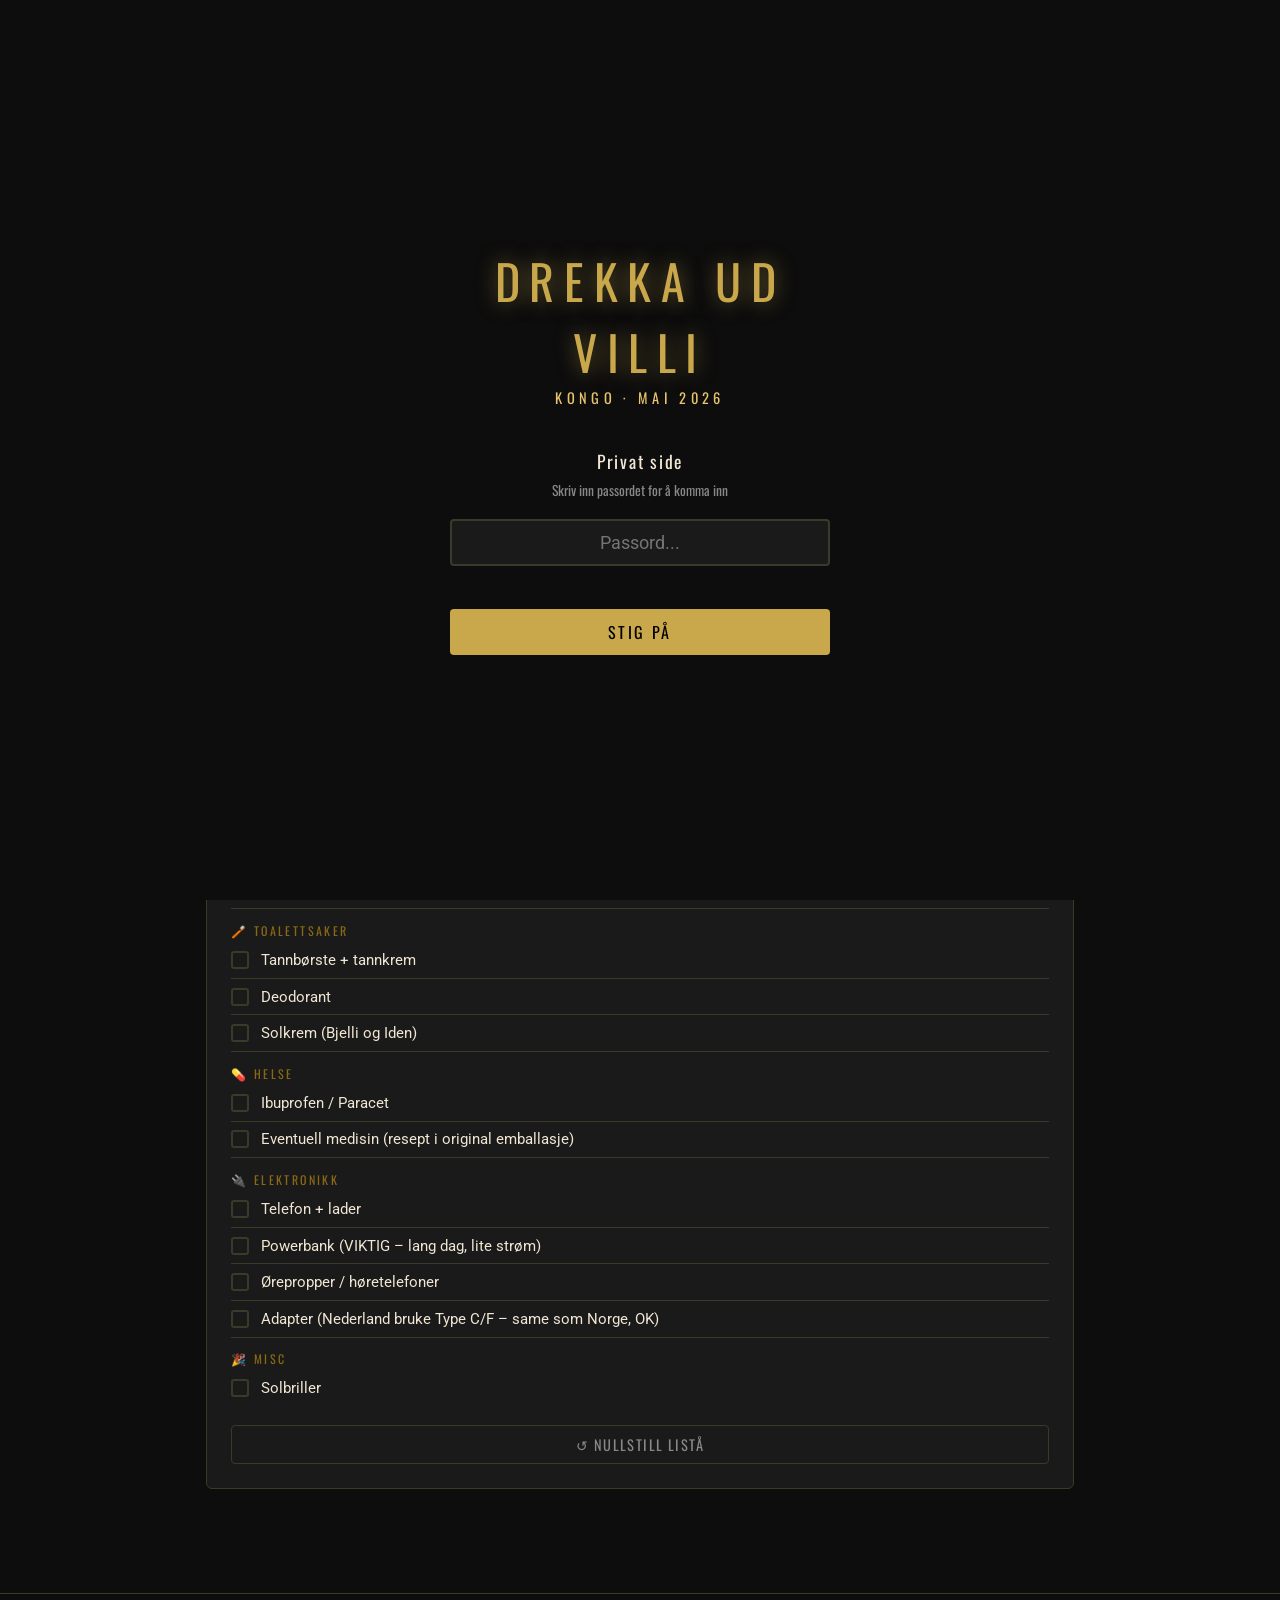
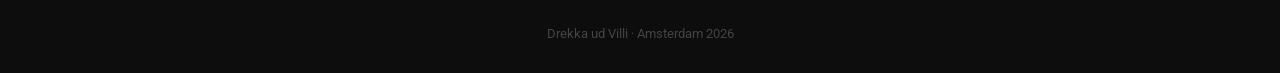
<file: pakkeliste.html>
<!DOCTYPE html>
<html lang="no">
<head>
  <meta charset="UTF-8" />
  <meta name="viewport" content="width=device-width, initial-scale=1.0" />
  <title>Pakkeliste – Drekka ud Villi</title>
  <link rel="stylesheet" href="style.css" />
  <style>
    .pack-intro {
      color: #888;
      font-size: 0.9rem;
      margin-bottom: 1.5rem;
      line-height: 1.6;
    }

    .pack-list {
      list-style: none;
      margin: 0;
      padding: 0;
    }

    .pack-list li {
      display: flex;
      align-items: center;
      gap: 0.75rem;
      padding: 0.55rem 0;
      border-bottom: 1px solid var(--border);
      font-size: 0.95rem;
      color: var(--text-light);
      cursor: pointer;
      user-select: none;
      transition: color 0.15s;
    }

    .pack-list li:last-child {
      border-bottom: none;
    }

    .pack-list li.checked {
      color: #555;
      text-decoration: line-through;
    }

    .pack-check {
      width: 18px;
      height: 18px;
      border: 2px solid var(--border);
      border-radius: 3px;
      flex-shrink: 0;
      display: flex;
      align-items: center;
      justify-content: center;
      font-size: 0.75rem;
      transition: all 0.15s;
      color: transparent;
    }

    li.checked .pack-check {
      background: var(--gold);
      border-color: var(--gold);
      color: #000;
    }

    .pack-progress {
      font-family: 'Oswald', sans-serif;
      font-size: 0.8rem;
      color: #666;
      letter-spacing: 0.1em;
      text-transform: uppercase;
      margin-bottom: 0.75rem;
    }

    .pack-progress-bar {
      height: 4px;
      background: var(--border);
      border-radius: 2px;
      margin-bottom: 1.2rem;
      overflow: hidden;
    }

    .pack-progress-fill {
      height: 100%;
      background: var(--gold);
      border-radius: 2px;
      transition: width 0.3s;
    }

    .pack-section-title {
      font-family: 'Oswald', sans-serif;
      font-size: 0.75rem;
      letter-spacing: 0.2em;
      text-transform: uppercase;
      color: var(--dark-gold);
      margin: 1.2rem 0 0.4rem;
    }

    .pack-reset-btn {
      margin-top: 1.2rem;
      padding: 0.5rem 1.5rem;
      background: transparent;
      border: 1px solid var(--border);
      border-radius: 4px;
      color: #888;
      font-family: 'Oswald', sans-serif;
      font-size: 0.9rem;
      letter-spacing: 0.1em;
      text-transform: uppercase;
      cursor: pointer;
      transition: all 0.2s;
      display: block;
      width: 100%;
    }

    .pack-reset-btn:hover {
      border-color: var(--deep-red);
      color: #ff6666;
    }

    .pack-done-msg {
      display: none;
      margin-top: 1rem;
      padding: 0.75rem;
      background: rgba(201,168,76,0.12);
      border: 1px solid var(--gold);
      border-radius: 5px;
      font-family: 'Oswald', sans-serif;
      font-size: 1rem;
      letter-spacing: 0.1em;
      color: var(--gold);
      text-align: center;
    }
  </style>
</head>
<body>

<header class="site-header">
  <a href="index.html" class="logo-title">Drekka ud Villi</a>
  <div class="logo-subtitle">Amsterdam &nbsp;·&nbsp; April 2026</div>
</header>

<nav>
  <a href="info.html">Info</a>
  <a href="timeline.html">Program</a>
  <a href="pakkeliste.html" class="active">Pakkeliste</a>
  <a href="faq.html">FAQ</a>
  <a href="wheel.html">Spinn</a>
  <a href="dice.html">Dice</a>
  <a href="bingo.html">Bingo</a>
</nav>

<main>
  <div class="card">
    <h2>🎒 Pakkeliste</h2>
    <p style="color:#aaa; font-size:0.9rem; margin-bottom:1rem;">⚠️ Alle har kun håndbagasje</p>

    <div id="listSection">
      <div class="pack-progress" id="progressLabel"></div>
      <div class="pack-progress-bar"><div class="pack-progress-fill" id="progressFill"></div></div>

      <ul class="pack-list" id="packList"></ul>

      <div class="pack-done-msg" id="doneMsgEl">✅ Alt pakka – klar for PATYPATY! 🍺</div>
      <button class="pack-reset-btn" onclick="resetList()">↺ Nullstill listå</button>
    </div>
  </div>
</main>

<footer>Drekka ud Villi · Amsterdam 2026</footer>

<script>
// ============================================================
//  PACKING LIST
// ============================================================

const ITEMS = [
  // Dokumenter & pengar
  { cat: "📄 Dokumenter & pengah", text: "Pass/Nasjonalt ID-kort" },
  { cat: "📄 Dokumenter & pengah", text: "Bankkort / kredittkort" },
  { cat: "📄 Dokumenter & pengah", text: "Litt Euro kontant (te taxi og kanskje tips👀.)" },

  // Klær
  { cat: "👕 Klær", text: "Undertøy (fredag + lørdag + søndag)" },
  { cat: "👕 Klær", text: "T-skjorter / skjorter (2–3 stk)" },
  { cat: "👕 Klær", text: "Bukse / jeans" },
  { cat: "👕 Klær", text: "Finere antrekk" },
  { cat: "👕 Klær", text: "Jakke / regnjakke (april i Amsterdam = uforutsigbart)" },
  { cat: "👕 Klær", text: "Festsko / skoene du dansar i" },
  { cat: "👕 Klær", text: "Sokker" },
  { cat: "👕 Klær", text: "Badebuksa?" },

  // Toalettsaker
  { cat: "🪥 Toalettsaker", text: "Tannbørste + tannkrem" },
  { cat: "🪥 Toalettsaker", text: "Deodorant" },
  { cat: "🪥 Toalettsaker", text: "Solkrem (Bjelli og Iden)" },

  // Helse & overliving
  { cat: "💊 Helse", text: "Ibuprofen / Paracet" },
  { cat: "💊 Helse", text: "Eventuell medisin (resept i original emballasje)" },

  // Elektronikk
  { cat: "🔌 Elektronikk", text: "Telefon + lader" },
  { cat: "🔌 Elektronikk", text: "Powerbank (VIKTIG – lang dag, lite strøm)" },
  { cat: "🔌 Elektronikk", text: "Ørepropper / høretelefoner" },
  { cat: "🔌 Elektronikk", text: "Adapter (Nederland bruke Type C/F – same som Norge, OK)" },

  // Misc
  { cat: "🎉 Misc", text: "Solbriller" },
];

const STORAGE_KEY = 'pack_checklist';

// ---- Render ----
function renderList() {
  const ul      = document.getElementById('packList');
  const checked = loadChecked();
  ul.innerHTML  = '';

  let lastCat = null;

  ITEMS.forEach((item, idx) => {
    if (item.cat !== lastCat) {
      lastCat = item.cat;
      const header = document.createElement('li');
      header.style.cssText = 'cursor:default; padding:0.8rem 0 0.2rem; border-bottom:none;';
      header.innerHTML = `<span style="font-family:'Oswald',sans-serif; font-size:0.75rem;
        letter-spacing:0.2em; text-transform:uppercase; color:var(--dark-gold);">${item.cat}</span>`;
      ul.appendChild(header);
    }

    const li = document.createElement('li');
    const isChecked = checked.has(idx);

    if (isChecked) li.classList.add('checked');

    li.innerHTML = `<span class="pack-check">${isChecked ? '✓' : ''}</span><span>${item.text}</span>`;
    li.onclick = () => toggleItem(li, idx);
    ul.appendChild(li);
  });

  updateProgress(checked);
}

function toggleItem(li, idx) {
  const checked = loadChecked();
  if (checked.has(idx)) {
    checked.delete(idx);
    li.classList.remove('checked');
    li.querySelector('.pack-check').textContent = '';
  } else {
    checked.add(idx);
    li.classList.add('checked');
    li.querySelector('.pack-check').textContent = '✓';
  }
  saveChecked(checked);
  updateProgress(checked);
}

function updateProgress(checked) {
  const total = ITEMS.length;
  const done  = checked.size;
  const pct   = Math.round((done / total) * 100);

  document.getElementById('progressLabel').textContent = `${done} / ${total} pakka (${pct}%)`;
  document.getElementById('progressFill').style.width  = pct + '%';

  document.getElementById('doneMsgEl').style.display = (done === total) ? 'block' : 'none';
}

function resetList() {
  saveChecked(new Set());
  renderList();
}

function loadChecked() {
  const raw = localStorage.getItem(STORAGE_KEY);
  return raw ? new Set(JSON.parse(raw)) : new Set();
}

function saveChecked(set) {
  localStorage.setItem(STORAGE_KEY, JSON.stringify([...set]));
}

renderList();
</script>

<script src="auth.js"></script>
<script>requireGlobalAuth();</script>
</body>
</html>
</file>
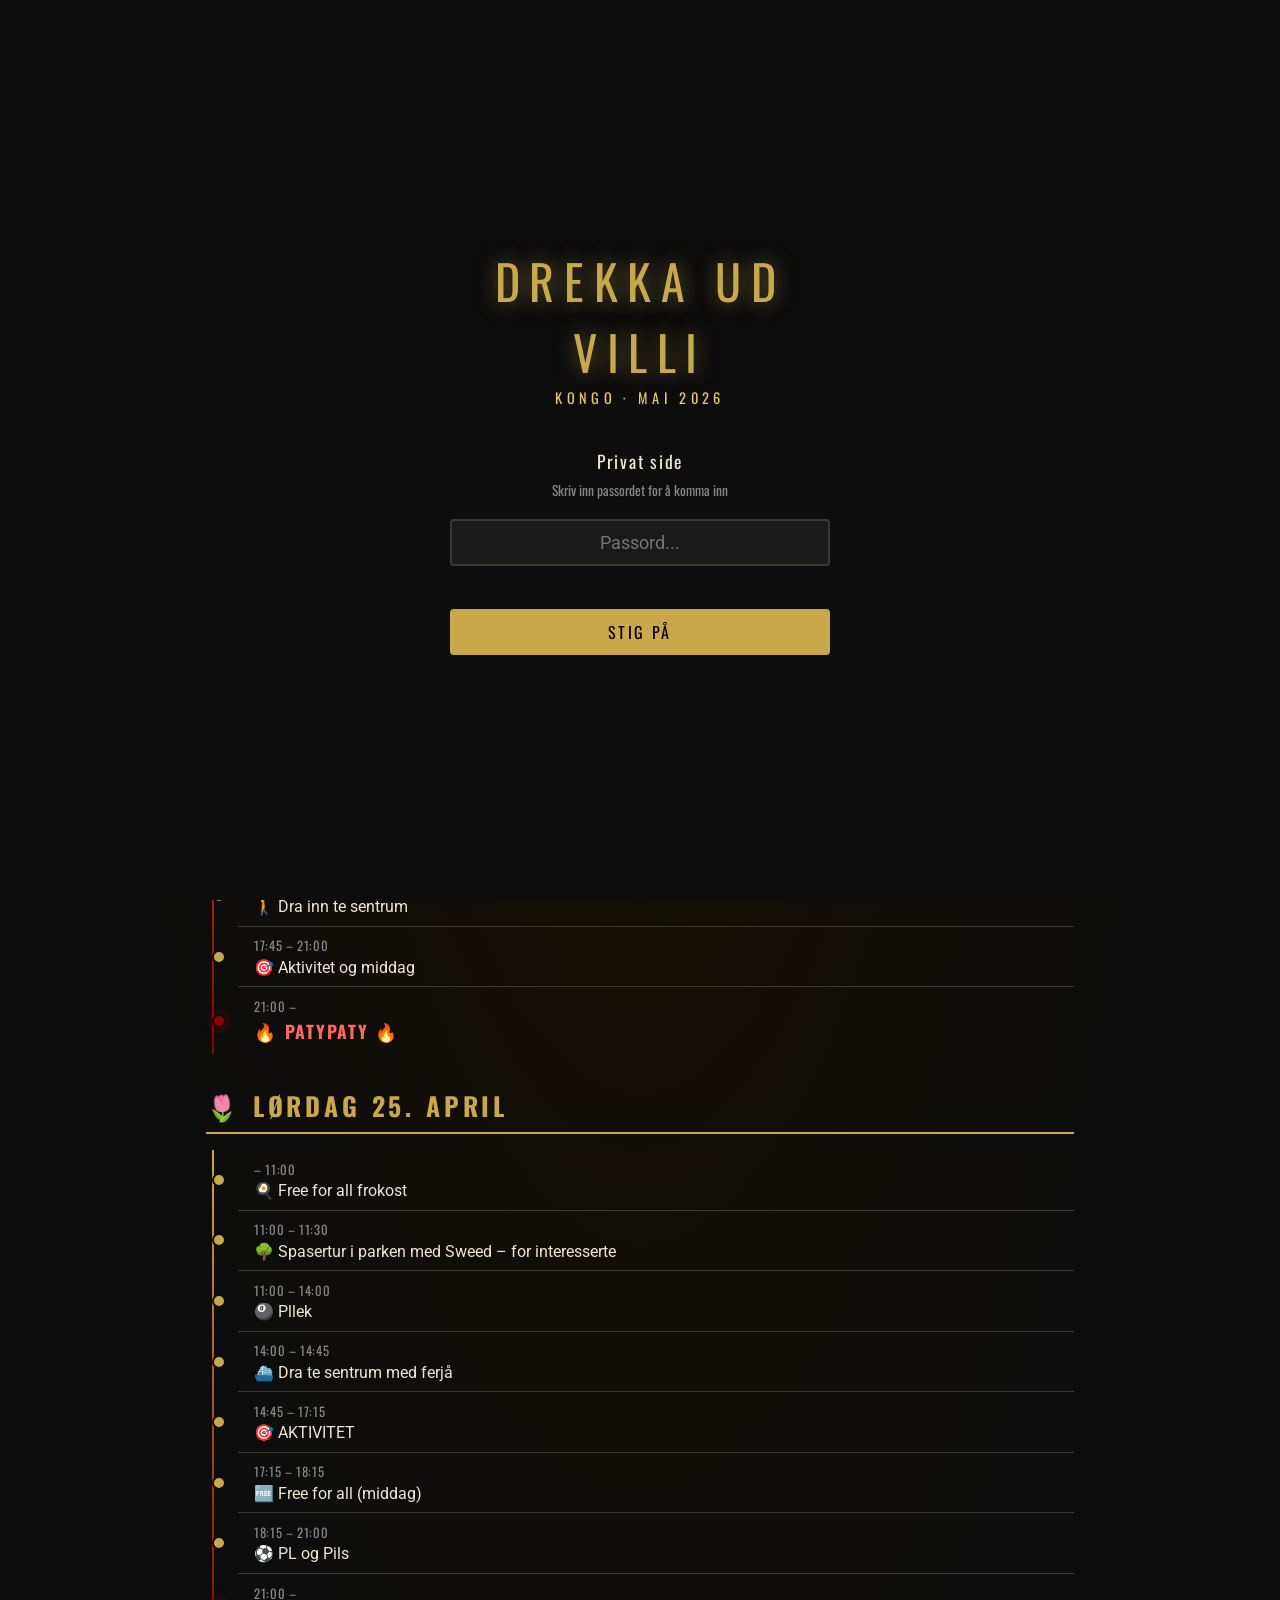
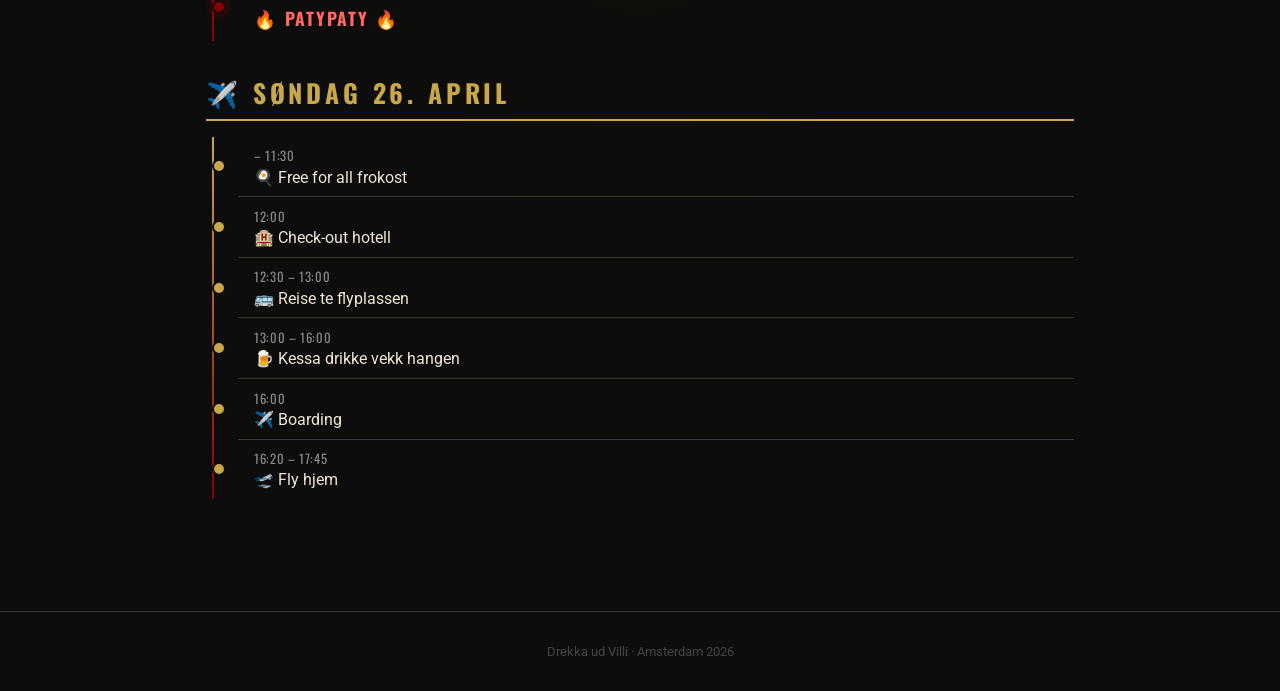
<file: timeline.html>
<!DOCTYPE html>
<html lang="no">
<head>
  <meta charset="UTF-8" />
  <meta name="viewport" content="width=device-width, initial-scale=1.0" />
  <title>Program – Drekka ud Villi</title>
  <link rel="stylesheet" href="style.css" />
</head>
<body>

<header class="site-header">
  <a href="index.html" class="logo-title">Drekka ud Villi</a>
  <div class="logo-subtitle">Amsterdam &nbsp;·&nbsp; April 2026</div>
</header>

<nav>
  <a href="info.html">Info</a>
  <a href="timeline.html" class="active">Program</a>
  <a href="pakkeliste.html">Pakkeliste</a>
  <a href="faq.html">FAQ</a>
  <a href="wheel.html">Spinn</a>
  <a href="dice.html">Dice</a>
  <a href="bingo.html">Bingo</a>
</nav>

<main>

  <p style="color:#777; font-size:0.9rem; font-style:italic; text-align:left; margin-bottom:1.5rem; line-height:1.6;">
    Disclaimer: Kun aktiviteter e satt i stein, resten av programmet e for å gi ein grov pekepinne. (fly og taxi e og såklart satt i stein Tommy...)
  </p>

  <!-- FREDAG -->
  <div class="timeline-day">
    <h2>🍺 Fredag 24. april</h2>
    <div class="timeline">

      <div class="tl-item">
        <div class="tl-time">07.25</div>
        <div class="tl-event">Oppmøde hos Hasse (Karistø 26)</div>
      </div>

      <div class="tl-item">
        <div class="tl-time">09:00 – 09:30</div>
        <div class="tl-event">🚕 Taxi te flyplassen</div>
      </div>

      <div class="tl-item">
        <div class="tl-time">09:30 – 11:40</div>
        <div class="tl-event">🍺 Drikkahh</div>
      </div>

      <div class="tl-item">
        <div class="tl-time">11:40</div>
        <div class="tl-event">✈️ Boarding</div>
      </div>

      <div class="tl-item">
        <div class="tl-time">12:00 – 13:35</div>
        <div class="tl-event">🛫 Fly te Amster</div>
      </div>

      <div class="tl-item">
        <div class="tl-time">14:00 – 14:30</div>
        <div class="tl-event">🚌 Ride te hotell</div>
      </div>

      <div class="tl-item">
        <div class="tl-time">14:30 – 15:00</div>
        <div class="tl-event">🏨 Check-in – Mercure Amsterdam North Station</div>
      </div>

      <div class="tl-item">
        <div class="tl-time">15:00 – 16:30</div>
        <div class="tl-event">🆓 Free for all</div>
      </div>

      <div class="tl-item">
        <div class="tl-time">16:30</div>
        <div class="tl-event">🚶 Dra inn te sentrum</div>
      </div>

      <div class="tl-item">
        <div class="tl-time">17:45 – 21:00</div>
        <div class="tl-event">🎯 Aktivitet og middag</div>
      </div>

      <div class="tl-item party">
        <div class="tl-time">21:00 –</div>
        <div class="tl-event" onclick="showPatypaty()">🔥 PATYPATY 🔥</div>
      </div>

    </div>
  </div>

  <!-- LØRDAG -->
  <div class="timeline-day">
    <h2>🌷 Lørdag 25. april</h2>
    <div class="timeline">

      <div class="tl-item">
        <div class="tl-time">– 11:00</div>
        <div class="tl-event">🍳 Free for all frokost</div>
      </div>

      <div class="tl-item">
        <div class="tl-time">11:00 – 11:30</div>
        <div class="tl-event" onclick="showSpasertur()">🌳 Spasertur i parken med Sweed – for interesserte</div>
      </div>

      <div class="tl-item">
        <div class="tl-time">11:00 – 14:00</div>
        <div class="tl-event">🎱 Pllek</div>
      </div>

      <div class="tl-item">
        <div class="tl-time">14:00 – 14:45</div>
        <div class="tl-event">⛴️ Dra te sentrum med ferjå</div>
      </div>

      <div class="tl-item">
        <div class="tl-time">14:45 – 17:15</div>
        <div class="tl-event">🎯 AKTIVITET</div>
      </div>

      <div class="tl-item">
        <div class="tl-time">17:15 – 18:15</div>
        <div class="tl-event">🆓 Free for all (middag)</div>
      </div>

      <div class="tl-item">
        <div class="tl-time">18:15 – 21:00</div>
        <div class="tl-event">⚽ PL og Pils</div>
      </div>

      <div class="tl-item party">
        <div class="tl-time">21:00 –</div>
        <div class="tl-event" onclick="showPatypaty()">🔥 PATYPATY 🔥</div>
      </div>

    </div>
  </div>

  <!-- SØNDAG -->
  <div class="timeline-day">
    <h2>✈️ Søndag 26. april</h2>
    <div class="timeline">

      <div class="tl-item">
        <div class="tl-time">– 11:30</div>
        <div class="tl-event">🍳 Free for all frokost</div>
      </div>

      <div class="tl-item">
        <div class="tl-time">12:00</div>
        <div class="tl-event">🏨 Check-out hotell</div>
      </div>

      <div class="tl-item">
        <div class="tl-time">12:30 – 13:00</div>
        <div class="tl-event">🚌 Reise te flyplassen</div>
      </div>

      <div class="tl-item">
        <div class="tl-time">13:00 – 16:00</div>
        <div class="tl-event">🍺 Kessa drikke vekk hangen</div>
      </div>

      <div class="tl-item">
        <div class="tl-time">16:00</div>
        <div class="tl-event">✈️ Boarding</div>
      </div>

      <div class="tl-item">
        <div class="tl-time">16:20 – 17:45</div>
        <div class="tl-event">🛫 Fly hjem</div>
      </div>

    </div>
  </div>

</main>

<footer>Drekka ud Villi · Amsterdam 2026</footer>

<script src="auth.js"></script>
<script>requireGlobalAuth();</script>

<script>
function showPatypaty() {
  const popup = document.createElement('div');
  popup.style.cssText = `
    position:fixed; inset:0; z-index:9999;
    background:rgba(0,0,0,0.9);
    display:flex; align-items:center; justify-content:center;
    cursor:pointer;
  `;
  popup.innerHTML = `<img src="images/patypaty.jpg" style="max-width:90vw; max-height:85vh; object-fit:contain; border-radius:10px; border:3px solid #c9a84c; box-shadow:0 0 60px rgba(201,168,76,0.5);" />`;
  popup.onclick = () => popup.remove();
  document.body.appendChild(popup);
}
</script>

<script>
function showSpasertur() {
  const popup = document.createElement('div');
  popup.style.cssText = `
    position:fixed; inset:0; z-index:9999;
    background:rgba(0,0,0,0.9);
    display:flex; align-items:center; justify-content:center;
    cursor:pointer;
  `;
  popup.innerHTML = `<img src="images/spasertur.png" style="max-width:90vw; max-height:85vh; object-fit:contain; border-radius:10px; border:3px solid #c9a84c; box-shadow:0 0 60px rgba(201,168,76,0.5);" />`;
  popup.onclick = () => popup.remove();
  document.body.appendChild(popup);
}
</script>
</body>
</html>
</file>
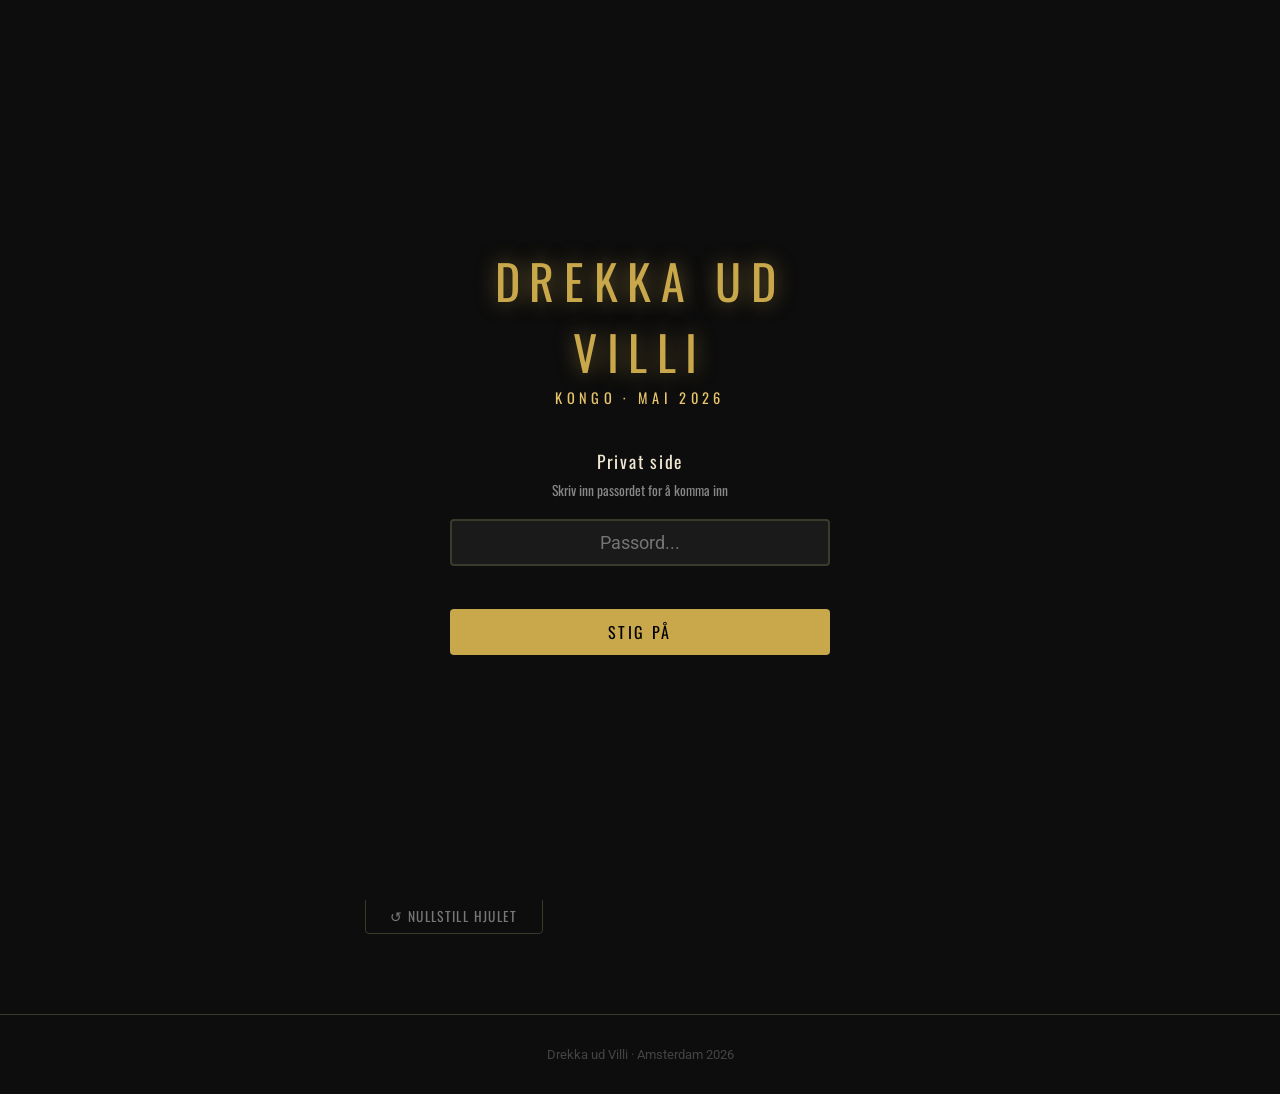
<file: wheel.html>
<!DOCTYPE html>
<html lang="no">
<head>
  <meta charset="UTF-8" />
  <meta name="viewport" content="width=device-width, initial-scale=1.0" />
  <title>Hjul – Drekka ud Villi</title>
  <link rel="stylesheet" href="style.css" />
  <style>
    .wheel-layout {
      display: flex;
      flex-wrap: wrap;
      gap: 2rem;
      align-items: flex-start;
      justify-content: center;
    }

    /* ---- Canvas + pointer ---- */
    .wheel-wrap {
      position: relative;
      display: flex;
      flex-direction: column;
      align-items: center;
      flex-shrink: 0;
    }

    .wheel-pointer {
      width: 0;
      height: 0;
      border-left: 14px solid transparent;
      border-right: 14px solid transparent;
      border-top: 32px solid var(--gold);
      filter: drop-shadow(0 2px 4px rgba(0,0,0,0.6));
      margin-bottom: -6px;
      z-index: 2;
    }

    #wheelCanvas {
      border-radius: 50%;
      border: 4px solid var(--gold);
      box-shadow: 0 0 30px rgba(201,168,76,0.25);
      display: block;
    }

    .spin-btn {
      margin-top: 1.2rem;
      padding: 0.75rem 2.5rem;
      background: var(--gold);
      color: #000;
      border: none;
      border-radius: 5px;
      font-family: 'Oswald', sans-serif;
      font-size: 1.2rem;
      letter-spacing: 0.15em;
      text-transform: uppercase;
      cursor: pointer;
      transition: background 0.2s, transform 0.1s;
    }

    .spin-btn:hover { background: var(--accent); }
    .spin-btn:active { transform: scale(0.97); }
    .spin-btn:disabled { background: #444; color: #888; cursor: not-allowed; }

    /* ---- Wheel title / result banner (same element) ---- */
    #wheelTitle {
      text-align: center;
      font-family: 'Oswald', sans-serif;
      font-size: 2rem;
      letter-spacing: 0.15em;
      color: var(--gold);
      margin: 0 auto 1rem auto;
      padding: 0.75rem 1.5rem;
      border: 2px solid transparent;
      border-radius: 6px;
      transition: color 0.3s, background 0.3s, border-color 0.3s;
    }

    #wheelTitle.result {
      background: rgba(139,0,0,0.35);
      border-color: var(--deep-red);
      color: #ff8888;
      animation: pulse 1s infinite alternate;
    }

    /* ---- Sidebar: name list ---- */
    .name-panel {
      flex: 1;
      min-width: 260px;
      max-width: 340px;
    }

    @media (max-width: 600px) {
      .name-panel {
        max-width: 100%;
        width: 100%;
      }
    }

    .name-panel h3 {
      font-family: 'Oswald', sans-serif;
      color: var(--gold);
      font-size: 1rem;
      letter-spacing: 0.15em;
      text-transform: uppercase;
      margin-bottom: 0;
    }

    .name-list {
      list-style: none;
      margin: 0 0 1rem 0;
      padding: 0;
      display: grid;
      grid-template-columns: 1fr 1fr;
    }

    .name-list li {
      display: flex;
      align-items: center;
      justify-content: space-between;
      padding: 0.35rem 0.5rem;
      border-bottom: 1px solid var(--border);
      font-size: 0.95rem;
      color: var(--text-light);
    }

    .name-list li.removed {
      color: #444;
      text-decoration: line-through;
    }

    .remove-btn {
      background: none;
      border: none;
      color: #555;
      cursor: pointer;
      font-size: 1rem;
      padding: 0 0.2rem;
      line-height: 1;
      transition: color 0.15s;
    }

    .remove-btn:hover { color: var(--deep-red); }

    .reset-wheel-btn {
      margin-top: 0.6rem;
      padding: 0.45rem 1.5rem;
      background: transparent;
      border: 1px solid var(--border);
      border-radius: 4px;
      color: #777;
      font-family: 'Oswald', sans-serif;
      font-size: 0.85rem;
      letter-spacing: 0.1em;
      text-transform: uppercase;
      cursor: pointer;
      transition: all 0.2s;
    }

    .reset-wheel-btn:hover {
      border-color: var(--gold);
      color: var(--gold);
    }

    .full-reset-btn {
      width: 100%;
      padding: 0.4rem;
      margin-bottom: 0.6rem;
      background: transparent;
      border: 1px solid var(--border);
      border-radius: 4px;
      color: #666;
      font-family: 'Oswald', sans-serif;
      font-size: 0.8rem;
      letter-spacing: 0.1em;
      text-transform: uppercase;
      cursor: pointer;
      transition: all 0.2s;
    }

    .full-reset-btn:hover {
      border-color: var(--deep-red);
      color: #ff8888;
    }

    .panel-header {
      display: flex;
      align-items: center;
      justify-content: space-between;
      margin-bottom: 0.75rem;
      border-bottom: 1px solid var(--border);
      padding-bottom: 0.4rem;
    }

    .panel-header h3 {
      margin-bottom: 0;
      border-bottom: none;
      padding-bottom: 0;
    }

    .hack-label {
      font-family: 'Oswald', sans-serif;
      font-size: 0.75rem;
      letter-spacing: 0.1em;
      color: #222222;
      cursor: pointer;
      user-select: none;
    }

    .hack-label input { cursor: pointer; accent-color: #1e1e1e; opacity: 0.01; transition: opacity 0.2s; }
    .hack-label input:checked { opacity: 0.06; }

    .count-label {
      font-size: 0.8rem;
      color: #666;
      margin-bottom: 0.5rem;
    }

    /* ---- Add-name row ---- */
    .add-name-row {
      display: flex;
      gap: 0.4rem;
      margin-bottom: 0.75rem;
    }

    .add-name-row input {
      flex: 1;
      min-width: 0;
      padding: 0.4rem 0.6rem;
      background: var(--card-bg);
      border: 1px solid var(--border);
      border-radius: 4px;
      color: var(--text-light);
      font-size: 0.9rem;
      font-family: 'Roboto', sans-serif;
      outline: none;
      transition: border-color 0.2s;
    }

    .add-name-row input:focus { border-color: var(--gold); }

    .add-name-row button {
      padding: 0.4rem 0.7rem;
      background: var(--gold);
      color: #000;
      border: none;
      border-radius: 4px;
      font-family: 'Oswald', sans-serif;
      font-size: 0.85rem;
      letter-spacing: 0.05em;
      cursor: pointer;
      white-space: nowrap;
      transition: background 0.2s;
    }

    .add-name-row button:hover { background: var(--accent); }
  </style>
</head>
<body>

<header class="site-header">
  <a href="index.html" class="logo-title">Drekka ud Villi</a>
  <div class="logo-subtitle">Amsterdam &nbsp;·&nbsp; April 2026</div>
</header>

<nav>
  <a href="info.html">Info</a>
  <a href="timeline.html">Program</a>
  <a href="pakkeliste.html">Pakkeliste</a>
  <a href="faq.html">FAQ</a>
  <a href="wheel.html" class="active">Spinn</a>
  <a href="dice.html">Dice</a>
  <a href="bingo.html">Bingo</a>
</nav>

<main>
  <div id="wheelTitle">🎡 Lykkehjulet</div>

  <div class="wheel-layout">

    <!-- Wheel -->
    <div class="wheel-wrap">
      <div class="wheel-pointer"></div>
      <canvas id="wheelCanvas" width="420" height="420"></canvas>
      <button class="spin-btn" id="spinBtn" onclick="spin()">SPINN!</button>
      <button class="reset-wheel-btn" onclick="resetWheel()">↺ Nullstill hjulet</button>
    </div>

    <!-- Name sidebar -->
    <div class="name-panel card">
      <div class="panel-header">
        <h3>Deltakere</h3>
        <label class="hack-label">
          <input type="checkbox" id="hackCheck" /> hack
        </label>
      </div>
      <div class="count-label" id="countLabel"></div>
      <div class="add-name-row">
        <input type="text" id="addNameInput" placeholder="Legg til navn..." autocomplete="off" />
        <button onclick="addName()">+ Legg til</button>
      </div>
      <button class="full-reset-btn" onclick="fullResetWheel()">↺ Tilbakestill alle</button>
      <ul class="name-list" id="nameList"></ul>
    </div>

  </div>
</main>

<footer>Drekka ud Villi · Amsterdam 2026</footer>

<script>
// ============================================================
//  WHEEL OF FORTUNE
// ============================================================

const ALL_NAMES = [
  "Etti","Villi","Mikael","Ole","Tommy","Are","Jone",
  "Bjelli","Kessa","Sylli","Heike","Mj","Håvi","Olav",
  "Matti","Iden","Sweed","Ekka"
];

// Display label — Villi gets a crown
function displayName(name) {
  return name === 'Villi' ? '👑 ' + name : name;
}

// Distinct segment colours
const PALETTE = [
  "#8b1a1a","#c9a84c","#1a3a6b","#2d6b2d","#6b1a6b",
  "#6b4a1a","#1a5a5a","#8b4513","#4a6b1a","#5a1a4a",
  "#1a4a2a","#6b6b1a","#1a1a6b","#6b2a1a","#2a5a2a",
  "#8b6914","#1a5a3a","#5a3a6b"
];

// Master list (ALL_NAMES + any extras added at runtime)
let masterList      = [...ALL_NAMES];
let extraNames      = [];            // names added by user
let active          = [...ALL_NAMES];
let manuallyRemoved = new Set();     // names removed via ✕ button
let spinning        = false;
let angle           = 0;
let pendingRemoval  = null;          // winner waiting to be removed on next spin

const canvas  = document.getElementById('wheelCanvas');
const ctx     = canvas.getContext('2d');
const spinBtn = document.getElementById('spinBtn');

// ---- Colour lookup — stable for original names, wraps for extras ----
function colourFor(name) {
  const idx = masterList.indexOf(name);
  return PALETTE[((idx >= 0 ? idx : 0)) % PALETTE.length];
}

// ---- Responsive canvas size ----
function resizeCanvas() {
  const size = Math.min(420, window.innerWidth - 48);
  canvas.width  = size;
  canvas.height = size;
  drawWheel(angle);
}

// ---- Draw ----
function drawWheel(rot) {
  const cx = canvas.width  / 2;
  const cy = canvas.height / 2;
  const r  = cx - 4;

  ctx.clearRect(0, 0, canvas.width, canvas.height);

  if (active.length === 0) {
    ctx.fillStyle = '#333';
    ctx.beginPath();
    ctx.arc(cx, cy, r, 0, Math.PI * 2);
    ctx.fill();
    ctx.fillStyle = '#888';
    ctx.font = 'bold 1rem Oswald, sans-serif';
    ctx.textAlign = 'center';
    ctx.textBaseline = 'middle';
    ctx.fillText('Ingen igjen!', cx, cy);
    return;
  }

  const n     = active.length;
  const slice = (Math.PI * 2) / n;

  active.forEach((name, i) => {
    const start = rot + i * slice;
    const end   = start + slice;
    const color = colourFor(name);

    // Segment
    ctx.beginPath();
    ctx.moveTo(cx, cy);
    ctx.arc(cx, cy, r, start, end);
    ctx.closePath();
    ctx.fillStyle = color;
    ctx.fill();
    ctx.strokeStyle = '#0d0d0d';
    ctx.lineWidth = 2;
    ctx.stroke();

    // Label
    const mid    = start + slice / 2;
    const labelR = r * 0.65;
    const lx     = cx + Math.cos(mid) * labelR;
    const ly     = cy + Math.sin(mid) * labelR;
    const fs     = Math.max(10, Math.min(15, Math.floor(r * 0.1)));

    ctx.save();
    ctx.translate(lx, ly);
    ctx.rotate(mid + Math.PI / 2);
    ctx.fillStyle = '#fff';
    ctx.font = `bold ${fs}px Oswald, sans-serif`;
    ctx.textAlign = 'center';
    ctx.textBaseline = 'middle';
    ctx.shadowColor = 'rgba(0,0,0,0.7)';
    ctx.shadowBlur  = 3;
    ctx.fillText(displayName(name), 0, 0);
    ctx.restore();
  });

  // Centre cap
  ctx.beginPath();
  ctx.arc(cx, cy, r * 0.08, 0, Math.PI * 2);
  ctx.fillStyle = '#0d0d0d';
  ctx.fill();
  ctx.strokeStyle = var_gold();
  ctx.lineWidth = 2;
  ctx.stroke();
}

function var_gold() { return '#c9a84c'; }

// ---- Hack: compute angle that puts Villi under the pointer ----
function hackAngleForVilli() {
  const villiIdx = active.indexOf('Olav');
  if (villiIdx < 0) return null;
  const slice = (Math.PI * 2) / active.length;
  // Land randomly within Villi's tile — uniform between 8% and 92% of the slice
  // so it stays clearly inside but can fall near either edge
  const pos = 0.08 + Math.random() * 0.84;
  const targetPointer = villiIdx * slice + slice * pos;
  let a = (-Math.PI / 2 + Math.PI * 2 * 100 - targetPointer) % (Math.PI * 2);
  if (a < 0) a += Math.PI * 2;
  return a;
}

// ---- Spin ----
function spin() {
  if (spinning || active.length === 0) return;

  // Remove previous winner now that a new spin is starting
  if (pendingRemoval) {
    active = active.filter(n => n !== pendingRemoval);
    pendingRemoval = null;
    renderList();
    drawWheel(angle);
    if (active.length === 0) return;
  }

  spinning = true;
  spinBtn.disabled = true;
  const titleEl = document.getElementById('wheelTitle');
  titleEl.textContent = '🎡 Lykkehjulet';
  titleEl.classList.remove('result');

  const startAngle = angle;

  // Calculate total rotation — in hack mode aim at Villi's segment
  let total;
  const hackedAngle = document.getElementById('hackCheck').checked ? hackAngleForVilli() : null;
  if (hackedAngle !== null) {
    const TAU = Math.PI * 2;
    const diff = ((hackedAngle - (startAngle % TAU)) % TAU + TAU) % TAU;
    const minSpins = 5 + Math.random() * 5;
    const extraSpins = Math.ceil(minSpins - diff / TAU);
    total = diff + extraSpins * TAU;
  } else {
    const extra = Math.random() * Math.PI * 2;
    total = (Math.PI * 2) * (5 + Math.random() * 5) + extra;
  }
  const duration = 4000 + Math.random() * 1500; // ms
  const start   = performance.now();

  function easeOut(t) {
    return 1 - Math.pow(1 - t, 4);
  }

  function frame(now) {
    const elapsed = now - start;
    const t = Math.min(elapsed / duration, 1);
    angle = startAngle + total * easeOut(t);
    drawWheel(angle);

    if (t < 1) {
      requestAnimationFrame(frame);
    } else {
      angle = angle % (Math.PI * 2);
      drawWheel(angle);
      spinning = false;
      spinBtn.disabled = false;
      announceWinner();
    }
  }

  requestAnimationFrame(frame);
}

// ---- Determine winner ----
// Pointer is at top (270° = -π/2). We need which segment is under it.
function announceWinner() {
  if (active.length === 0) return;

  const n     = active.length;
  const slice = (Math.PI * 2) / n;

  // Normalise pointer direction to wheel's coordinate frame
  const pointer = (- Math.PI / 2 - angle + Math.PI * 2 * 100) % (Math.PI * 2);
  const idx     = Math.floor(pointer / slice) % n;
  const winner  = active[idx];

  const title = document.getElementById('wheelTitle');
  title.textContent = `🎉 ${winner}! 🎉`;
  title.classList.add('result');

  // Don't remove from wheel yet — stays until next spin
  pendingRemoval = winner;
  renderList();
}

// ---- Remove name ----
function removeName(name) {
  active = active.filter(n => n !== name);
  drawWheel(angle);
  renderList();
}

// ---- Render sidebar list ----
function renderList() {
  const ul = document.getElementById('nameList');
  ul.innerHTML = '';

  masterList.forEach(name => {
    const li   = document.createElement('li');
    const isOn = active.includes(name);
    if (!isOn) li.classList.add('removed');

    const span = document.createElement('span');
    span.textContent = displayName(name);
    li.appendChild(span);

    if (isOn) {
      const btn = document.createElement('button');
      btn.className   = 'remove-btn';
      btn.title       = 'Fjern fra hjulet';
      btn.textContent = '✕';
      btn.onclick     = () => {
        if (pendingRemoval === name) pendingRemoval = null;
        manuallyRemoved.add(name);
        removeName(name);
        const t = document.getElementById('wheelTitle');
        t.textContent = '🎡 Lykkehjulet';
        t.classList.remove('result');
      };
      li.appendChild(btn);
    }

    ul.appendChild(li);
  });

  document.getElementById('countLabel').textContent =
    `${active.length} av ${masterList.length} på hjulet`;

  spinBtn.disabled = (active.length === 0 || spinning);
}

// ---- Add name ----
function addName() {
  const input = document.getElementById('addNameInput');
  const name  = input.value.trim();
  if (!name) return;
  if (masterList.map(n => n.toLowerCase()).includes(name.toLowerCase())) {
    input.value = '';
    return; // already exists
  }
  masterList.push(name);
  extraNames.push(name);
  active.push(name);
  input.value = '';
  drawWheel(angle);
  renderList();
}

document.getElementById('addNameInput').addEventListener('keydown', e => {
  if (e.key === 'Enter') addName();
});

// ---- Soft reset: restore spin-removed only, keep manually removed out ----
let resetPending = false;
let resetTimer   = null;

function resetWheel() {
  if (spinning) return;
  const btn = document.querySelector('.reset-wheel-btn');

  if (!resetPending) {
    resetPending = true;
    btn.textContent = 'Sikker? Trykk igjen';
    btn.style.borderColor = 'var(--deep-red)';
    btn.style.color = '#ff8888';
    resetTimer = setTimeout(() => {
      resetPending = false;
      btn.textContent = '↺ Nullstill hjulet';
      btn.style.borderColor = '';
      btn.style.color = '';
    }, 3000);
    return;
  }

  clearTimeout(resetTimer);
  resetPending = false;
  btn.textContent = '↺ Nullstill hjulet';
  btn.style.borderColor = '';
  btn.style.color = '';

  // Restore everyone except those manually removed
  active         = masterList.filter(n => !manuallyRemoved.has(n));
  pendingRemoval = null;
  const t = document.getElementById('wheelTitle');
  t.textContent = '🎡 Lykkehjulet';
  t.classList.remove('result');
  drawWheel(angle);
  renderList();
}

// ---- Full reset: restore ALL participants ----
function fullResetWheel() {
  if (spinning) return;
  masterList      = [...ALL_NAMES, ...extraNames];
  active          = [...masterList];
  manuallyRemoved.clear();
  angle           = 0;
  pendingRemoval  = null;
  const t = document.getElementById('wheelTitle');
  t.textContent = '🎡 Lykkehjulet';
  t.classList.remove('result');
  drawWheel(angle);
  renderList();
}

// ---- Init ----
resizeCanvas();
renderList();
window.addEventListener('resize', resizeCanvas);
</script>

<script src="auth.js"></script>
<script>requireGlobalAuth();</script>

</body>
</html>
</file>
<file: style.css>
/* ============================================
   DREKKA UT VILLI - Global Styles
   ============================================ */

@import url('https://fonts.googleapis.com/css2?family=Viking&family=Oswald:wght@400;700&family=Roboto:wght@300;400;700&display=swap');

:root {
  --gold: #c9a84c;
  --dark-gold: #8b6914;
  --deep-red: #8b0000;
  --dark-bg: #0d0d0d;
  --card-bg: #1a1a1a;
  --text-light: #f0e6d3;
  --accent: #e8c46a;
  --border: #3a3a2a;
}

* {
  margin: 0;
  padding: 0;
  box-sizing: border-box;
}

body {
  background-color: var(--dark-bg);
  color: var(--text-light);
  font-family: 'Roboto', sans-serif;
  min-height: 100vh;
  background-image:
    radial-gradient(ellipse at top, #1a1000 0%, #0d0d0d 60%);
}

/* ---- Header ---- */
.site-header {
  text-align: center;
  padding: 2rem 1rem 1rem;
  border-bottom: 2px solid var(--gold);
  background: linear-gradient(180deg, #1a0a00 0%, transparent 100%);
}

.site-header .logo-title {
  font-family: 'Oswald', sans-serif;
  font-size: clamp(2rem, 6vw, 4rem);
  color: var(--gold);
  text-shadow: 0 0 20px rgba(201,168,76,0.5), 2px 2px 4px #000;
  letter-spacing: 0.15em;
  text-transform: uppercase;
}

.site-header a.logo-title {
  text-decoration: none;
  cursor: pointer;
}

.site-header a.logo-title:hover {
  color: var(--accent);
}

.site-header .logo-subtitle {
  font-size: clamp(0.8rem, 2vw, 1.1rem);
  color: var(--accent);
  letter-spacing: 0.3em;
  text-transform: uppercase;
  margin-top: 0.3rem;
}

/* ---- Nav Bar ---- */
nav {
  display: flex;
  justify-content: center;
  flex-wrap: wrap;
  gap: 0.5rem;
  padding: 1rem;
  background: rgba(0,0,0,0.4);
  border-bottom: 1px solid var(--border);
}

nav a {
  color: var(--accent);
  text-decoration: none;
  font-family: 'Oswald', sans-serif;
  font-size: 0.95rem;
  letter-spacing: 0.1em;
  text-transform: uppercase;
  padding: 0.4rem 1rem;
  border: 1px solid var(--border);
  border-radius: 3px;
  transition: all 0.2s;
}

nav a:hover, nav a.active {
  background: var(--gold);
  color: #000;
  border-color: var(--gold);
}

/* ---- Main content ---- */
main {
  max-width: 900px;
  margin: 0 auto;
  padding: 2rem 1rem;
}

/* ---- Cards ---- */
.card {
  background: var(--card-bg);
  border: 1px solid var(--border);
  border-radius: 6px;
  padding: 1.5rem;
  margin-bottom: 1.5rem;
}

.card h2 {
  font-family: 'Oswald', sans-serif;
  color: var(--gold);
  font-size: 1.4rem;
  margin-bottom: 1rem;
  letter-spacing: 0.1em;
  text-transform: uppercase;
  border-bottom: 1px solid var(--border);
  padding-bottom: 0.5rem;
}

/* ---- Landing page hero buttons ---- */
.hero {
  text-align: center;
  padding: 3rem 1rem 2rem;
}

.hero h1 {
  font-family: 'Oswald', sans-serif;
  font-size: clamp(2.5rem, 8vw, 5rem);
  color: var(--gold);
  text-shadow: 0 0 30px rgba(201,168,76,0.6), 3px 3px 6px #000;
  letter-spacing: 0.2em;
  text-transform: uppercase;
  line-height: 1.1;
}

.hero .subtitle {
  font-size: clamp(1rem, 3vw, 1.5rem);
  color: var(--accent);
  margin-top: 0.5rem;
  letter-spacing: 0.4em;
  text-transform: uppercase;
}

.hero .dates {
  margin-top: 1rem;
  font-size: 1rem;
  color: #999;
  letter-spacing: 0.15em;
}

.nav-buttons {
  display: grid;
  grid-template-columns: repeat(auto-fit, minmax(200px, 1fr));
  gap: 1.2rem;
  margin-top: 3rem;
}

.nav-btn {
  display: flex;
  flex-direction: column;
  align-items: center;
  justify-content: center;
  padding: 2rem 1rem;
  background: var(--card-bg);
  border: 2px solid var(--border);
  border-radius: 8px;
  text-decoration: none;
  color: var(--text-light);
  font-family: 'Oswald', sans-serif;
  font-size: 1.1rem;
  letter-spacing: 0.1em;
  text-transform: uppercase;
  transition: all 0.25s;
  cursor: pointer;
}

.nav-btn .btn-icon {
  font-size: 2.5rem;
  margin-bottom: 0.75rem;
}

.nav-btn:hover {
  border-color: var(--gold);
  background: rgba(201,168,76,0.1);
  color: var(--gold);
  transform: translateY(-3px);
  box-shadow: 0 6px 20px rgba(201,168,76,0.2);
}

/* ---- Info page ---- */
.info-grid {
  display: grid;
  grid-template-columns: repeat(auto-fit, minmax(260px, 1fr));
  gap: 1.2rem;
}

.info-item {
  display: flex;
  align-items: flex-start;
  gap: 0.75rem;
}

.info-item .icon {
  font-size: 1.5rem;
  flex-shrink: 0;
  margin-top: 0.1rem;
}

.info-item strong {
  color: var(--gold);
  display: block;
  margin-bottom: 0.2rem;
  font-family: 'Oswald', sans-serif;
  letter-spacing: 0.05em;
  text-transform: uppercase;
  font-size: 0.85rem;
}

.cost-table {
  width: 100%;
  border-collapse: collapse;
  margin-top: 0.5rem;
}

.cost-table td {
  padding: 0.5rem 0.75rem;
  border-bottom: 1px solid var(--border);
  font-size: 0.95rem;
}

.cost-table td:last-child {
  text-align: right;
  color: var(--gold);
  font-weight: bold;
  white-space: nowrap;
}

.cost-table tr:last-child td {
  border-bottom: none;
  font-size: 1.1rem;
  color: var(--accent);
}

/* ---- Timeline ---- */
.timeline-day {
  margin-bottom: 2rem;
}

.timeline-day h2 {
  font-family: 'Oswald', sans-serif;
  color: var(--gold);
  font-size: 1.6rem;
  letter-spacing: 0.15em;
  text-transform: uppercase;
  margin-bottom: 1rem;
  padding-bottom: 0.5rem;
  border-bottom: 2px solid var(--gold);
}

.timeline {
  position: relative;
  padding-left: 2rem;
}

.timeline::before {
  content: '';
  position: absolute;
  left: 0.4rem;
  top: 0;
  bottom: 0;
  width: 2px;
  background: linear-gradient(to bottom, var(--gold), var(--deep-red));
}

.tl-item {
  position: relative;
  padding: 0.6rem 0 0.6rem 1rem;
  border-bottom: 1px solid var(--border);
}

.tl-item:last-child {
  border-bottom: none;
}

.tl-item::before {
  content: '';
  position: absolute;
  left: -1.65rem;
  top: 50%;
  transform: translateY(-50%);
  width: 10px;
  height: 10px;
  background: var(--gold);
  border-radius: 50%;
  border: 2px solid var(--dark-bg);
}

.tl-item.party::before {
  background: var(--deep-red);
  box-shadow: 0 0 8px rgba(139,0,0,0.8);
}

.tl-time {
  font-size: 0.8rem;
  color: #888;
  font-family: 'Oswald', sans-serif;
  letter-spacing: 0.05em;
  margin-bottom: 0.15rem;
}

.tl-event {
  font-size: 1rem;
  color: var(--text-light);
}

.tl-item.party .tl-event {
  color: #ff6666;
  font-weight: bold;
  font-family: 'Oswald', sans-serif;
  letter-spacing: 0.1em;
  font-size: 1.1rem;
}

/* ---- Bingo ---- */
.bingo-container {
  text-align: center;
}

.name-input-section {
  margin-bottom: 2rem;
}

.name-input-section label {
  display: block;
  font-family: 'Oswald', sans-serif;
  font-size: 1rem;
  color: var(--gold);
  letter-spacing: 0.15em;
  text-transform: uppercase;
  margin-bottom: 0.75rem;
}

.name-input-row {
  display: flex;
  justify-content: center;
  gap: 0.75rem;
  flex-wrap: wrap;
}

.name-input-row input {
  padding: 0.6rem 1.2rem;
  background: var(--card-bg);
  border: 2px solid var(--border);
  border-radius: 4px;
  color: var(--text-light);
  font-size: 1.1rem;
  font-family: 'Roboto', sans-serif;
  outline: none;
  transition: border-color 0.2s;
  min-width: 200px;
}

.name-input-row input:focus {
  border-color: var(--gold);
}

.name-input-row button {
  padding: 0.6rem 1.5rem;
  background: var(--gold);
  color: #000;
  border: none;
  border-radius: 4px;
  font-family: 'Oswald', sans-serif;
  font-size: 1rem;
  letter-spacing: 0.1em;
  text-transform: uppercase;
  cursor: pointer;
  transition: background 0.2s;
}

.name-input-row button:hover {
  background: var(--accent);
}

.participant-chips {
  display: flex;
  flex-wrap: wrap;
  justify-content: center;
  gap: 0.4rem;
  margin-bottom: 1.5rem;
}

.chip {
  padding: 0.35rem 0.9rem;
  background: var(--card-bg);
  border: 1px solid var(--border);
  border-radius: 20px;
  font-size: 0.85rem;
  cursor: pointer;
  transition: all 0.2s;
  color: #aaa;
}

.chip:hover {
  border-color: var(--gold);
  color: var(--gold);
}

.bingo-card-wrap {
  display: none;
  width: 100%;
}

.bingo-card-wrap.visible {
  display: block;
  width: 100%;
}

.bingo-player-name {
  font-family: 'Oswald', sans-serif;
  font-size: 1.8rem;
  color: var(--gold);
  letter-spacing: 0.2em;
  text-transform: uppercase;
  margin-bottom: 1rem;
}

.bingo-grid {
  display: grid;
  grid-template-columns: repeat(5, 1fr);
  gap: 4px;
  background: var(--border);
  padding: 4px;
  border-radius: 6px;
  border: 2px solid var(--gold);
  width: 100%;
}

.bingo-header-row {
  display: contents;
}

.bingo-header-cell {
  background: var(--gold);
  color: #000;
  font-family: 'Oswald', sans-serif;
  font-size: 1.3rem;
  font-weight: 700;
  padding: 0.5rem;
  text-align: center;
  border-radius: 3px;
}

.bingo-cell {
  aspect-ratio: 1;
  width: 100%;
  background: var(--card-bg);
  border-radius: 3px;
  display: flex;
  align-items: center;
  justify-content: center;
  font-size: clamp(0.45rem, 2.2vw, 0.7rem);
  font-family: 'Roboto', sans-serif;
  cursor: pointer;
  user-select: none;
  transition: all 0.15s;
  color: var(--text-light);
  text-align: center;
  padding: 3px;
  line-height: 1.2;
  overflow: hidden;
}

.bingo-cell:hover {
  background: rgba(201,168,76,0.15);
}

.bingo-cell.marked {
  background: var(--deep-red);
  color: #fff;
  box-shadow: inset 0 0 10px rgba(0,0,0,0.5);
  text-decoration: line-through;
}

.bingo-cell.free {
  background: rgba(201,168,76,0.12);
  border: 2px solid var(--gold);
  color: var(--accent);
  font-weight: bold;
  cursor: pointer;
}

.bingo-cell.free.marked {
  background: var(--deep-red);
  border: 2px solid var(--gold);
  color: #fff;
  box-shadow: inset 0 0 10px rgba(0,0,0,0.5);
  text-decoration: line-through;
}

.bingo-win-msg {
  display: none;
  margin-top: 1.5rem;
  padding: 1rem;
  background: rgba(139,0,0,0.3);
  border: 2px solid var(--deep-red);
  border-radius: 6px;
  font-family: 'Oswald', sans-serif;
  font-size: 1.5rem;
  letter-spacing: 0.15em;
  color: #ff6666;
  animation: pulse 1s infinite alternate;
}

@keyframes pulse {
  from { opacity: 0.7; }
  to { opacity: 1; }
}

.reset-btn {
  margin-top: 1rem;
  padding: 0.5rem 1.5rem;
  background: transparent;
  border: 1px solid var(--border);
  border-radius: 4px;
  color: #888;
  font-family: 'Oswald', sans-serif;
  font-size: 0.9rem;
  letter-spacing: 0.1em;
  text-transform: uppercase;
  cursor: pointer;
  transition: all 0.2s;
}

.reset-btn:hover {
  border-color: var(--deep-red);
  color: #ff6666;
}

/* ---- Countdown ---- */
.countdown-wrap {
  margin: 1.8rem auto 0;
  text-align: center;
}

.countdown-label {
  font-family: 'Oswald', sans-serif;
  font-size: 0.85rem;
  letter-spacing: 0.25em;
  text-transform: uppercase;
  color: #888;
  margin-bottom: 0.6rem;
}

.countdown-blocks {
  display: inline-flex;
  align-items: center;
  gap: 0.4rem;
}

.cd-block {
  display: flex;
  flex-direction: column;
  align-items: center;
  background: var(--card-bg);
  border: 1px solid var(--border);
  border-radius: 6px;
  padding: 0.6rem 1rem;
  min-width: 64px;
}

.cd-block span {
  font-family: 'Oswald', sans-serif;
  font-size: clamp(1.6rem, 5vw, 2.4rem);
  color: var(--gold);
  line-height: 1;
  letter-spacing: 0.05em;
}

.cd-block small {
  font-size: 0.65rem;
  color: #666;
  letter-spacing: 0.15em;
  text-transform: uppercase;
  margin-top: 0.25rem;
}

.cd-sep {
  font-family: 'Oswald', sans-serif;
  font-size: 1.8rem;
  color: var(--dark-gold);
  line-height: 1;
  margin-bottom: 1rem;
}

/* ---- Footer ---- */
footer {
  text-align: center;
  padding: 2rem;
  color: #444;
  font-size: 0.8rem;
  border-top: 1px solid var(--border);
  margin-top: 3rem;
}

/* ---- Responsive ---- */
@media (max-width: 480px) {
  .nav-buttons {
    grid-template-columns: 1fr 1fr;
  }
}
</file>
